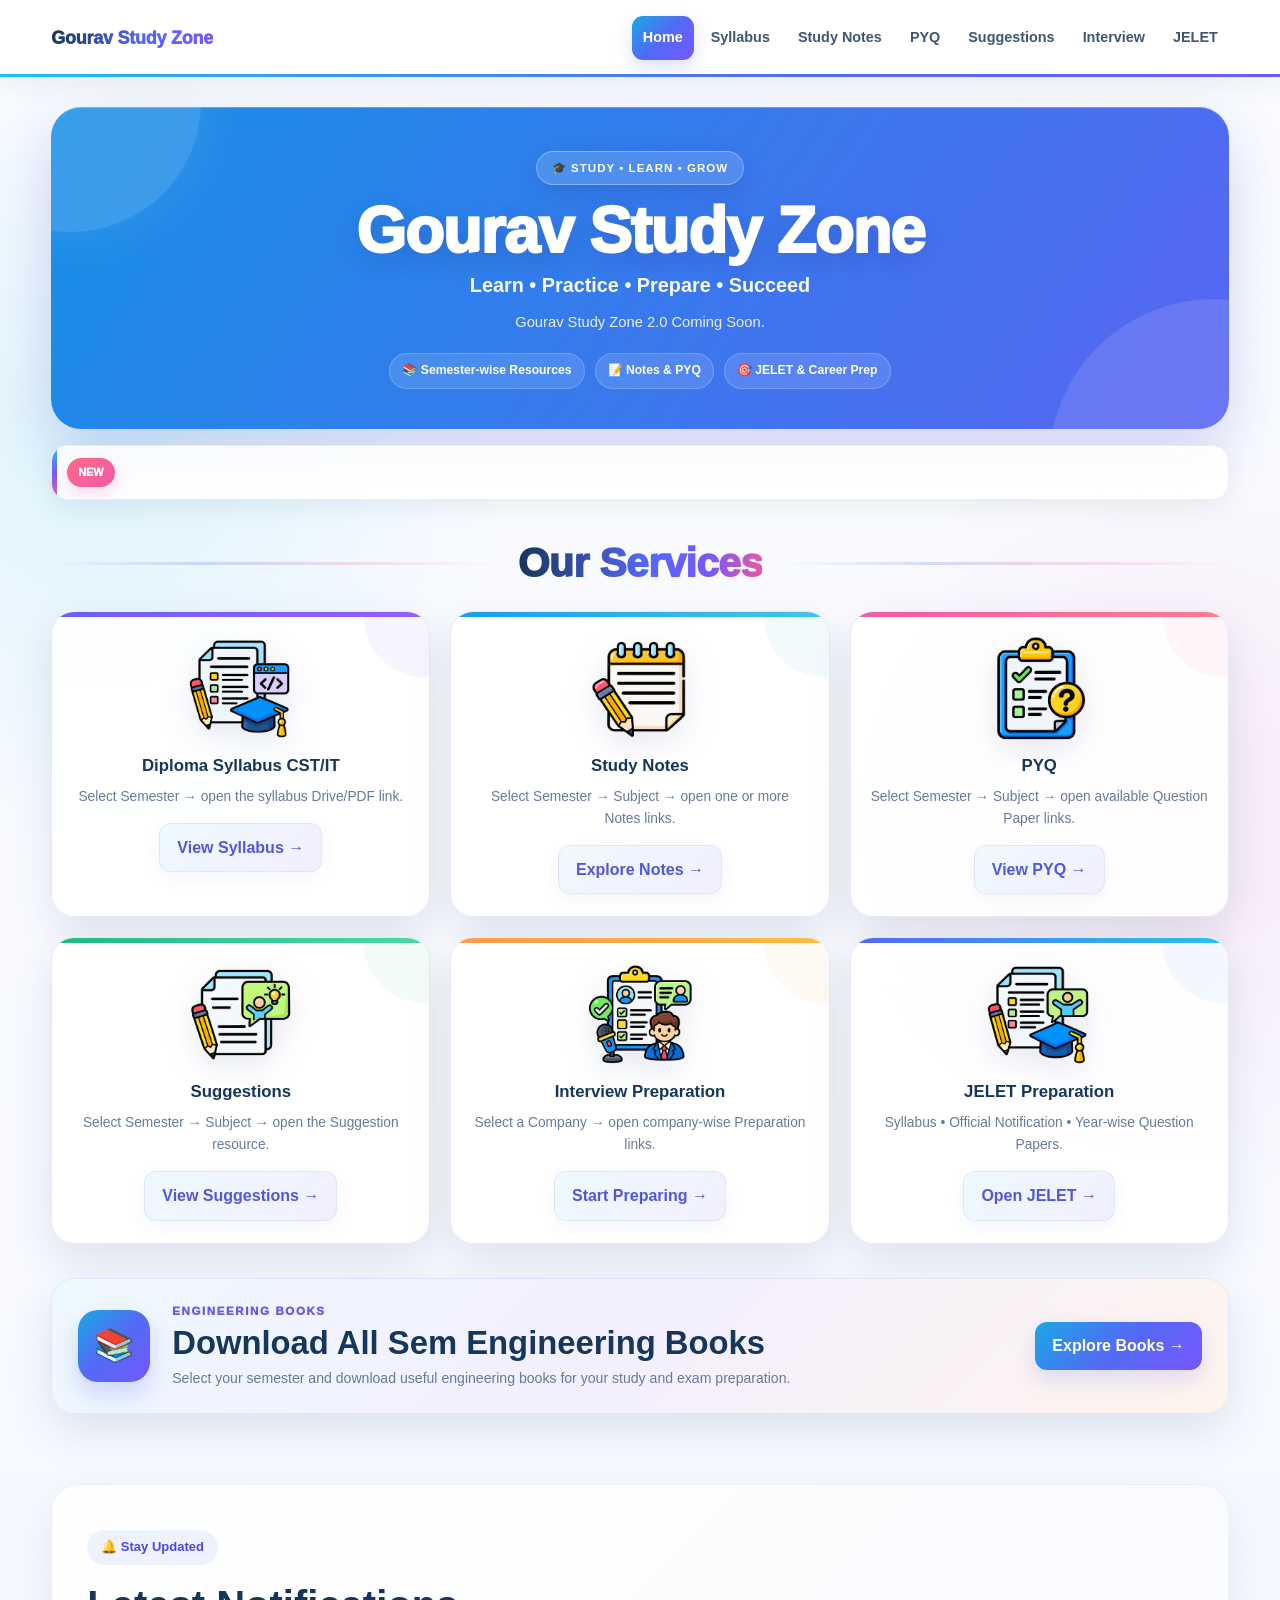
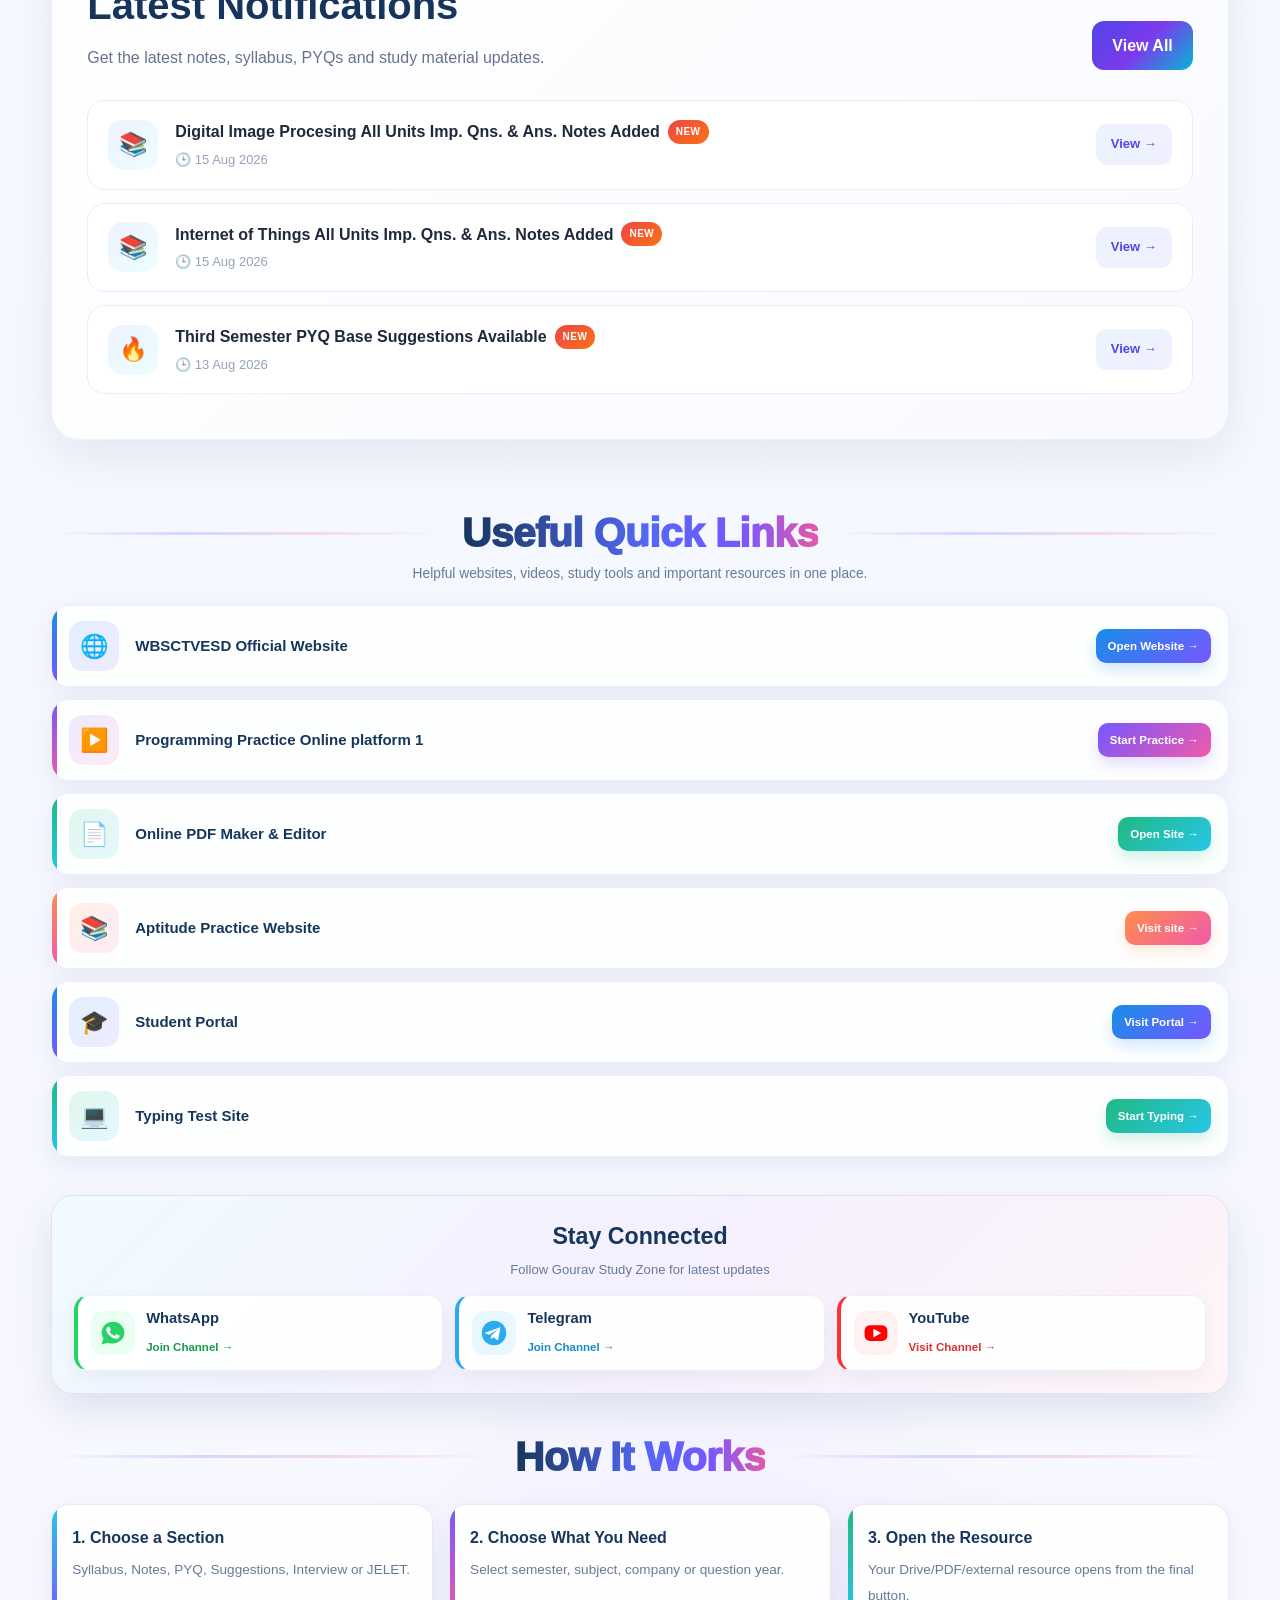
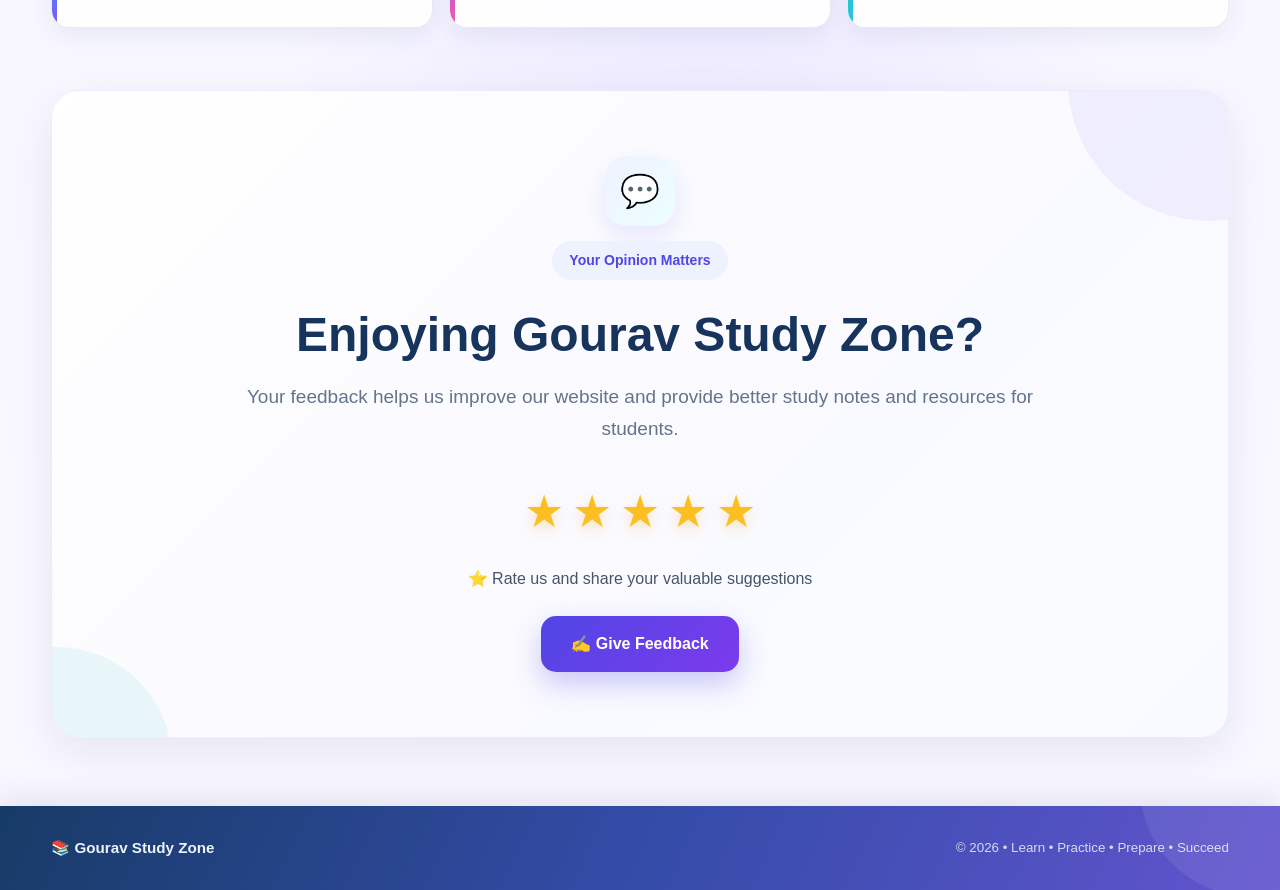
<file: index.html>
<!DOCTYPE html>
<html lang="en">
<head>
<meta charset="UTF-8">
<meta name="viewport" content="width=device-width,initial-scale=1">
<meta name="theme-color" content="#6d5dfc">
<title>Home | Gourav Study Zone</title>
<link rel="stylesheet" href="style.css">
</head>
<body>
<header class="site-header">
  <div class="container nav">
    <a class="brand" href="index.html"><span>Gourav Study Zone</span></a>
    <button class="menu-btn" aria-label="Open menu">☰</button>
    <nav class="nav-links"><a class="active" href="index.html">Home</a>
<a class="" href="syllabus.html">Syllabus</a>
<a class="" href="study-notes.html">Study Notes</a>
<a class="" href="pyq.html">PYQ</a>
<a class="" href="suggestions.html">Suggestions</a>
<a class="" href="interview.html">Interview</a>
<a class="" href="jelet.html">JELET</a></nav>
  </div>
</header>
<main class="container">

<section class="hero">
  <div class="hero-inner">
    <span class="hero-badge">🎓 STUDY • LEARN • GROW</span>
    <h1>Gourav Study Zone</h1>
    <p class="lead">Learn • Practice • Prepare • Succeed</p>
    <p class="desc"> Gourav Study Zone 2.0 Coming Soon.</p>
    <div class="hero-highlights">
      <span>📚 Semester-wise Resources</span>
      <span>📝 Notes & PYQ</span>
      <span>🎯 JELET & Career Prep</span>
    </div>

  </div>
</section>

<div class="notification">
  <span class="new-badge">NEW</span>
  <div class="ticker"><span data-notification></span></div>
</div>

<div class="section-heading"><h2>Our Services</h2></div>

<section class="services">
  <article class="service-card">
    <img class="service-icon" src="assets/icons/syllabus.png" alt="Diploma syllabus">
    <h3>Diploma Syllabus CST/IT</h3>
    <p>Select Semester → open the syllabus Drive/PDF link.</p>
    <a class="btn btn-soft" href="syllabus.html">View Syllabus →</a>
  </article>

  <article class="service-card">
    <img class="service-icon" src="assets/icons/notes.png" alt="Study notes">
    <h3>Study Notes</h3>
    <p>Select Semester → Subject → open one or more Notes links.</p>
    <a class="btn btn-soft" href="study-notes.html">Explore Notes →</a>
  </article>

  <article class="service-card">
    <img class="service-icon" src="assets/icons/pyq.png" alt="PYQ">
    <h3>PYQ</h3>
    <p>Select Semester → Subject → open available Question Paper links.</p>
    <a class="btn btn-soft" href="pyq.html">View PYQ →</a>
  </article>

  <article class="service-card">
    <img class="service-icon" src="assets/icons/suggestions.png" alt="Exam suggestions">
    <h3>Suggestions</h3>
    <p>Select Semester → Subject → open the Suggestion resource.</p>
    <a class="btn btn-soft" href="suggestions.html">View Suggestions →</a>
  </article>

  <article class="service-card">
    <img class="service-icon" src="assets/icons/interview.png" alt="Interview preparation">
    <h3>Interview Preparation</h3>
    <p>Select a Company → open company-wise Preparation links.</p>
    <a class="btn btn-soft" href="interview.html">Start Preparing →</a>
  </article>

  <article class="service-card">
    <img class="service-icon" src="assets/icons/jelet.png" alt="JELET preparation">
    <h3>JELET Preparation</h3>
    <p>Syllabus • Official Notification • Year-wise Question Papers.</p>
    <a class="btn btn-soft" href="jelet.html">Open JELET →</a>
  </article>
</section>

  <!-- =========================================
     ENGINEERING BOOKS SECTION
========================================= -->

<section class="books-home-section">

  <div class="books-home-icon">📚</div>

  <div class="books-home-content">
    <span class="books-small-title">ENGINEERING BOOKS</span>

    <h2>Download All Sem Engineering Books</h2>

    <p>
      Select your semester and download useful engineering books
      for your study and exam preparation.
    </p>
  </div>

  <a class="books-home-btn" href="books.html">
    Explore Books →
  </a>

</section>

<!-- =========================================
     LATEST NOTIFICATIONS SECTION
========================================= -->

<section class="gsz-notification-section">

    <div class="gsz-notification-container">

        <!-- Header -->

        <div class="gsz-notification-header">

            <div>

                <span class="gsz-notification-label">
                    🔔 Stay Updated
                </span>

                <h2>
                    Latest Notifications
                </h2>

                <p>
                    Get the latest notes, syllabus, PYQs
                    and study material updates.
                </p>

            </div>


            <button
                class="gsz-view-all-btn"
                id="gszViewAllNotifications"
                type="button"
            >
                View All
            </button>

        </div>


        <!-- Notifications -->

        <div
            class="gsz-notification-list"
            id="gszNotificationList"
        >
        </div>


        <!-- Empty Message -->

        <div
            class="gsz-no-notification"
            id="gszNoNotification"
        >
            🔔 No notifications available.
        </div>

    </div>

</section>

<!-- =========================================
     USEFUL QUICK LINKS
========================================= -->

<div class="section-heading quick-links-heading">
  <h2>Useful Quick Links</h2>
</div>

<p class="quick-links-subtitle">
  Helpful websites, videos, study tools and important resources in one place.
</p>

<section class="quick-links-grid">

  <a class="quick-link-card" href="https://sctvesd.wb.gov.in/" target="_blank" rel="noopener noreferrer">
    <span class="quick-link-icon">🌐</span>
    <div>
      <h3>WBSCTVESD Official Website </h3>
      <p>Open Website →</p>
    </div>
  </a>

  <a class="quick-link-card" href="https://www.onlinegdb.com/" target="_blank" rel="noopener noreferrer">
    <span class="quick-link-icon">▶️</span>
    <div>
      <h3>Programming Practice Online platform 1</h3>
      <p>Start Practice →</p>
    </div>
  </a>

  <a class="quick-link-card" href="https://www.ilovepdf.com/" target="_blank" rel="noopener noreferrer">
    <span class="quick-link-icon">📄</span>
    <div>
      <h3>Online PDF Maker & Editor</h3>
      <p>Open Site →</p>
    </div>
  </a>

  <a class="quick-link-card" href="https://www.indiabix.com/" target="_blank" rel="noopener noreferrer">
    <span class="quick-link-icon">📚</span>
    <div>
      <h3>Aptitude Practice Website </h3>
      <p>Visit site →</p>
    </div>
  </a>

  <a class="quick-link-card" href="https://sctedved.wb.gov.in/emp/login" target="_blank" rel="noopener noreferrer">
    <span class="quick-link-icon">🎓</span>
    <div>
      <h3>Student Portal</h3>
      <p>Visit Portal →</p>
    </div>
  </a>


  <a class="quick-link-card" href="https://www.typing.com/" target="_blank" rel="noopener noreferrer">
    <span class="quick-link-icon">💻</span>
    <div>
      <h3>Typing Test Site</h3>
      <p>Start Typing →</p>
    </div>
  </a>


</section>

<!-- =========================
     SOCIAL MEDIA
========================= -->

<section class="compact-social">

  <div class="compact-social-title">
    <h2>Stay Connected</h2>
    <p>Follow Gourav Study Zone for latest updates</p>
  </div>

  <div class="compact-social-grid">

    <!-- WhatsApp -->
    <a
      class="compact-social-card whatsapp-card"
      href="https://whatsapp.com/channel/0029VbCXHK9BlHpl02dTrw2X"
      target="_blank"
      rel="noopener noreferrer">

      <div class="compact-icon whatsapp-icon">
        <svg viewBox="0 0 32 32">
          <path
            fill="#25D366"
            d="M16 3C8.83 3 3 8.59 3 15.47c0 2.39.71 4.73 2.06 6.73L3 29l7.03-1.96A13.4 13.4 0 0016 28c7.17 0 13-5.59 13-12.53S23.17 3 16 3z"/>
          <path
            fill="white"
            d="M22.77 18.62c-.37-.18-2.18-1.04-2.52-1.16-.34-.12-.59-.18-.84.18-.25.36-.97 1.16-1.19 1.4-.22.24-.43.27-.81.09-2.2-1.06-3.65-1.89-5.11-4.29-.39-.65.39-.6 1.1-2 .12-.24.06-.45-.03-.63-.09-.18-.84-1.95-1.15-2.67-.3-.72-.61-.62-.84-.63h-.72c-.25 0-.65.09-.99.45-.34.36-1.31 1.25-1.31 3.04 0 1.79 1.34 3.52 1.52 3.76.19.24 2.63 3.9 6.38 5.47.89.37 1.59.59 2.13.75.89.27 1.71.23 2.35.14.72-.1 2.18-.87 2.49-1.71.31-.84.31-1.56.22-1.71-.09-.15-.34-.24-.71-.42z"/>
        </svg>
      </div>

      <div class="compact-social-info">
        <h3>WhatsApp</h3>
        <span>Join Channel →</span>
      </div>

    </a>


    <!-- Telegram -->
    <a
      class="compact-social-card telegram-card"
      href="https://t.me/+R5hBGUel7q0bHNht"
      target="_blank"
      rel="noopener noreferrer">

      <div class="compact-icon telegram-icon">
        <svg viewBox="0 0 32 32">
          <circle cx="16" cy="16" r="14" fill="#2AABEE"/>
          <path
            fill="white"
            d="M23.5 9.5L20.8 23c-.2.95-.75 1.18-1.52.73l-4.1-2.93-1.98 1.85c-.22.21-.4.38-.82.38l.29-4.03 7.54-6.59c.33-.28-.07-.44-.51-.16l-9.32 5.66-4.01-1.21c-.87-.27-.89-.84.18-1.24l15.67-5.85c.73-.26 1.36.17 1.28.89z"/>
        </svg>
      </div>

      <div class="compact-social-info">
        <h3>Telegram</h3>
        <span>Join Channel →</span>
      </div>

    </a>


    <!-- YouTube -->
    <a
      class="compact-social-card youtube-card"
      href="https://youtube.com/@gouravstudyzone"
      target="_blank"
      rel="noopener noreferrer">

      <div class="compact-icon youtube-icon">
        <svg viewBox="0 0 32 32">
          <rect x="3" y="7" width="26" height="18" rx="6" fill="#FF0000"/>
          <polygon points="13,11 22,16 13,21" fill="white"/>
        </svg>
      </div>

      <div class="compact-social-info">
        <h3>YouTube</h3>
        <span>Visit Channel →</span>
      </div>

    </a>

  </div>

</section>

<div class="section-heading"><h2>How It Works</h2></div>
<section class="how">
  <div class="how-card"><strong>1. Choose a Section</strong><span>Syllabus, Notes, PYQ, Suggestions, Interview or JELET.</span></div>
  <div class="how-card"><strong>2. Choose What You Need</strong><span>Select semester, subject, company or question year.</span></div>
  <div class="how-card"><strong>3. Open the Resource</strong><span>Your Drive/PDF/external resource opens from the final button.</span></div>
</section>



<!-- =================================================
     GOURAV STUDY ZONE - WEBSITE REVIEW SECTION
================================================= -->

<section class="gsz-review-section">

    <div class="gsz-review-card">

        <!-- Review Icon -->
        <div class="gsz-review-icon">
            💬
        </div>


        <!-- Small Badge -->
        <span class="gsz-review-badge">
            Your Opinion Matters
        </span>


        <!-- Heading -->
        <h2>
            Enjoying Gourav Study Zone?
        </h2>


        <!-- Description -->
        <p class="gsz-review-description">
            Your feedback helps us improve our website and provide
            better study notes and resources for students.
        </p>


        <!-- Animated Stars -->
        <div class="gsz-stars" aria-label="5 Star Rating">

            <span>★</span>
            <span>★</span>
            <span>★</span>
            <span>★</span>
            <span>★</span>

        </div>


        <!-- Small Text -->
        <p class="gsz-small-text">
            ⭐ Rate us and share your valuable suggestions
        </p>


        <!-- Feedback Button -->
        <button
            type="button"
            class="gsz-feedback-btn"
            id="gszOpenFeedback"
        >
            ✍️ Give Feedback
        </button>

    </div>

</section>

<!-- =================================================
     GOOGLE FORM FEEDBACK POPUP
================================================= -->

<div
    class="gsz-modal"
    id="gszFeedbackModal"
    aria-hidden="true"
>

    <!-- Dark Background -->
    <div
        class="gsz-modal-overlay"
        id="gszModalOverlay"
    ></div>


    <!-- Popup Box -->
    <div
        class="gsz-modal-box"
        role="dialog"
        aria-modal="true"
        aria-labelledby="gszModalTitle"
    >


        <!-- Popup Header -->
        <div class="gsz-modal-header">

            <div>

                <span class="gsz-modal-label">
                    ⭐ Website Review
                </span>

                <h3 id="gszModalTitle">
                    Share Your Feedback
                </h3>

            </div>


            <!-- Close Button -->
            <button
                type="button"
                class="gsz-close-btn"
                id="gszCloseFeedback"
                aria-label="Close Feedback Form"
            >
                ×
            </button>

        </div>


        <!-- Google Form -->
        <div class="gsz-form-wrapper">

            <iframe
                src="https://docs.google.com/forms/d/e/1FAIpQLSeH325P98_yTpgmYjR6-9ZiyP5BVNeWKZD_a8o0S6agATGmDA/viewform?embedded=true"
                title="Gourav Study Zone Website Feedback Form"
                loading="lazy"
            >
                Loading…
            </iframe>

        </div>

    </div>

</div>

</main>
<footer class="site-footer">
  <div class="container footer-inner">
    <strong>📚 Gourav Study Zone</strong>
    <small>© <span data-year></span> • Learn • Practice • Prepare • Succeed</small>
  </div>
</footer>
<script src="data.js"></script>
<script src="script.js"></script>

</body>
</html>
</file>
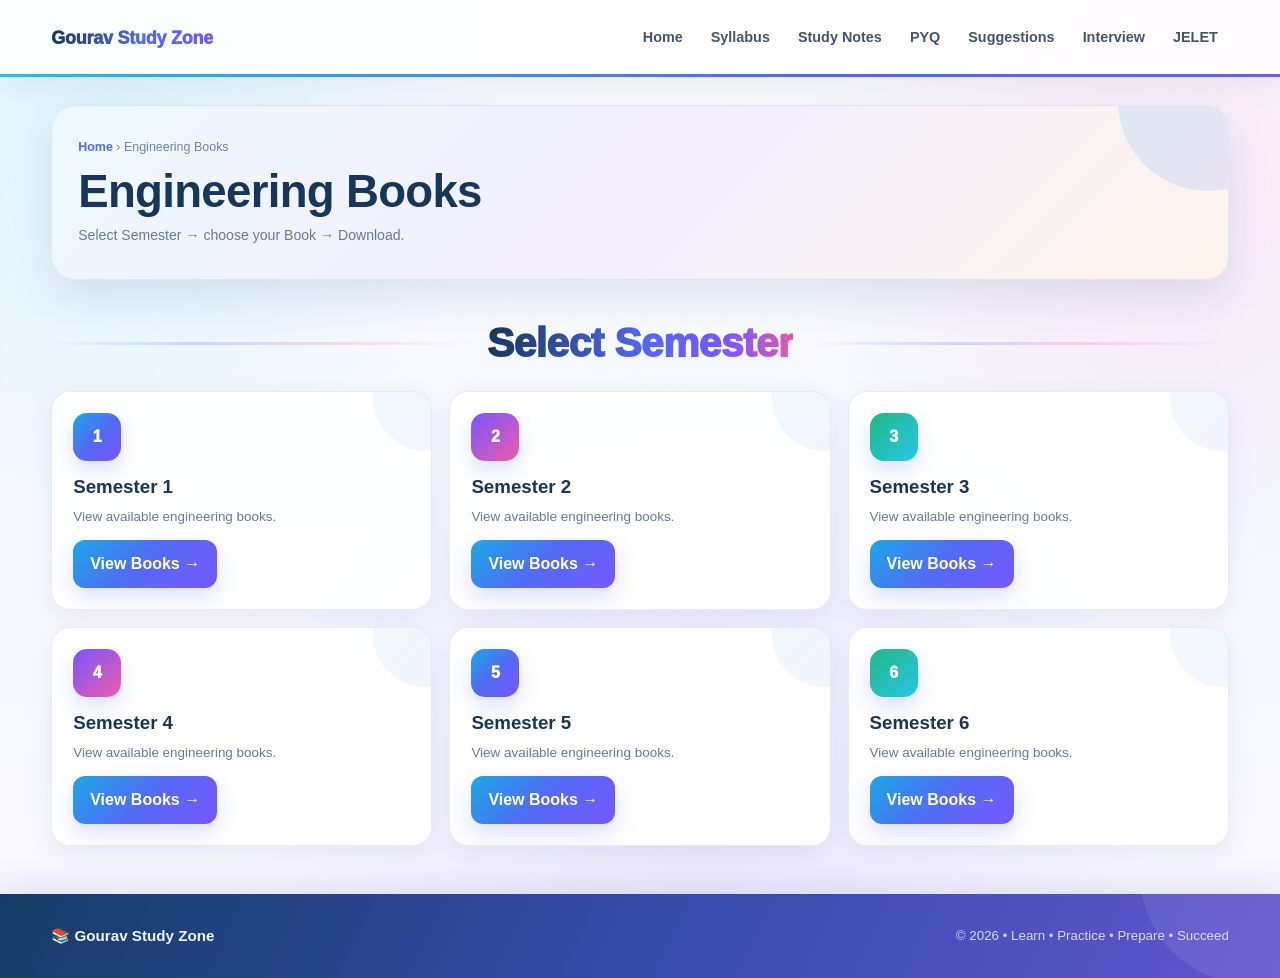
<file: books.html>
<!DOCTYPE html>

<html lang="en">

<head>

<meta charset="UTF-8">

<meta
  name="viewport"
  content="width=device-width,initial-scale=1">

<meta
  name="theme-color"
  content="#121922">

<title>
Engineering Books | Gourav Study Zone
</title>

<link
  rel="stylesheet"
  href="style.css">

</head>


<body>


<!-- =========================
     HEADER
========================= -->

<header class="site-header">

  <div class="container nav">

    <a
      class="brand"
      href="index.html">

      

      <span>
        Gourav Study Zone
      </span>

    </a>


    <button
      class="menu-btn"
      aria-label="Open menu">

      ☰

    </button>


    <nav class="nav-links">

      <a href="index.html">
        Home
      </a>

      <a href="syllabus.html">
        Syllabus
      </a>

      <a href="study-notes.html">
        Study Notes
      </a>

      <a href="pyq.html">
        PYQ
      </a>

      <a href="suggestions.html">
        Suggestions
      </a>

      <a href="interview.html">
        Interview
      </a>

      <a href="jelet.html">
        JELET
      </a>

    </nav>

  </div>

</header>



<!-- =========================
     MAIN
========================= -->

<main class="container">


<section class="page-hero">

  <div class="crumbs">

    <a href="index.html">
      Home
    </a>

    › Engineering Books

  </div>


  <h1 id="booksTitle">
    Engineering Books
  </h1>


  <p>
    Select Semester → choose your Book → Download.
  </p>

</section>



<!-- Back Button -->

<div
  id="booksBack"
  class="toolbar hidden">

  <a
    class="btn btn-soft"
    href="books.html">

    ← Change Semester

  </a>

</div>



<!-- Section Heading -->

<div class="section-heading">

  <h2 id="booksHeading">
    Select Semester
  </h2>

</div>



<!-- Semester Grid -->

<section
  id="booksSemesterGrid"
  class="semester-grid">

</section>



<!-- Books Grid -->

<section
  id="booksGrid"
  class="resource-grid hidden">

</section>


</main>



<!-- =========================
     FOOTER
========================= -->

<footer class="site-footer">

  <div class="container footer-inner">

    <strong>
      📚 Gourav Study Zone
    </strong>

    <small>
      © <span data-year></span>
      • Learn • Practice • Prepare • Succeed
    </small>

  </div>

</footer>



<script src="data.js"></script>

<script src="script.js"></script>


<script>

/* ==================================================
   ENGINEERING BOOKS PAGE
================================================== */

const booksParams =
  new URLSearchParams(window.location.search);

const booksSemester =
  booksParams.get("sem");


const semesterGrid =
  document.getElementById("booksSemesterGrid");

const booksGrid =
  document.getElementById("booksGrid");

const booksTitle =
  document.getElementById("booksTitle");

const booksHeading =
  document.getElementById("booksHeading");

const booksBack =
  document.getElementById("booksBack");



/* =========================
   SHOW SEMESTERS
========================= */

if(!booksSemester){

  semesterGrid.innerHTML =

    [1,2,3,4,5,6]

    .map(sem => `

      <article class="semester-card">

        <div class="semester-number">
          ${sem}
        </div>

        <h3>
          Semester ${sem}
        </h3>

        <p>
          View available engineering books.
        </p>

        <a
          class="btn btn-blue"
          href="books.html?sem=${sem}">

          View Books →

        </a>

      </article>

    `)

    .join("");

}



/* =========================
   SHOW BOOKS
========================= */

else{

  const semesterBooks =
    SITE_DATA.books?.[booksSemester] || [];


  booksTitle.textContent =
    `Engineering Books — Semester ${booksSemester}`;


  booksHeading.textContent =
    `Semester ${booksSemester} Books`;


  semesterGrid.classList.add("hidden");

  booksGrid.classList.remove("hidden");

  booksBack.classList.remove("hidden");


  if(!semesterBooks.length){

    booksGrid.innerHTML = `

      <div class="empty">

        Books will be added soon.

      </div>

    `;

  }

  else{

    booksGrid.innerHTML =

      semesterBooks

      .map(book => {

        const hasLink =
          book.url &&
          book.url !== "#";


        return `

          <article class="resource-card book-card">

            <div class="book-card-top">

              <div class="book-icon">
                📘
              </div>

              <div>

                <h3>
                  ${book.name}
                </h3>

                <div class="meta">
                  ${book.author || "Engineering Book"}
                </div>

              </div>

            </div>


            ${
              hasLink

              ?

              `

              <a
                class="btn btn-blue book-download"
                href="${book.url}"
                target="_blank"
                rel="noopener noreferrer">

                ⬇ Download Book

              </a>

              `

              :

              `

              <span
                class="btn book-disabled">

                Book Coming Soon

              </span>

              `
            }

          </article>

        `;

      })

      .join("");

  }

}

</script>


</body>

</html>
</file>
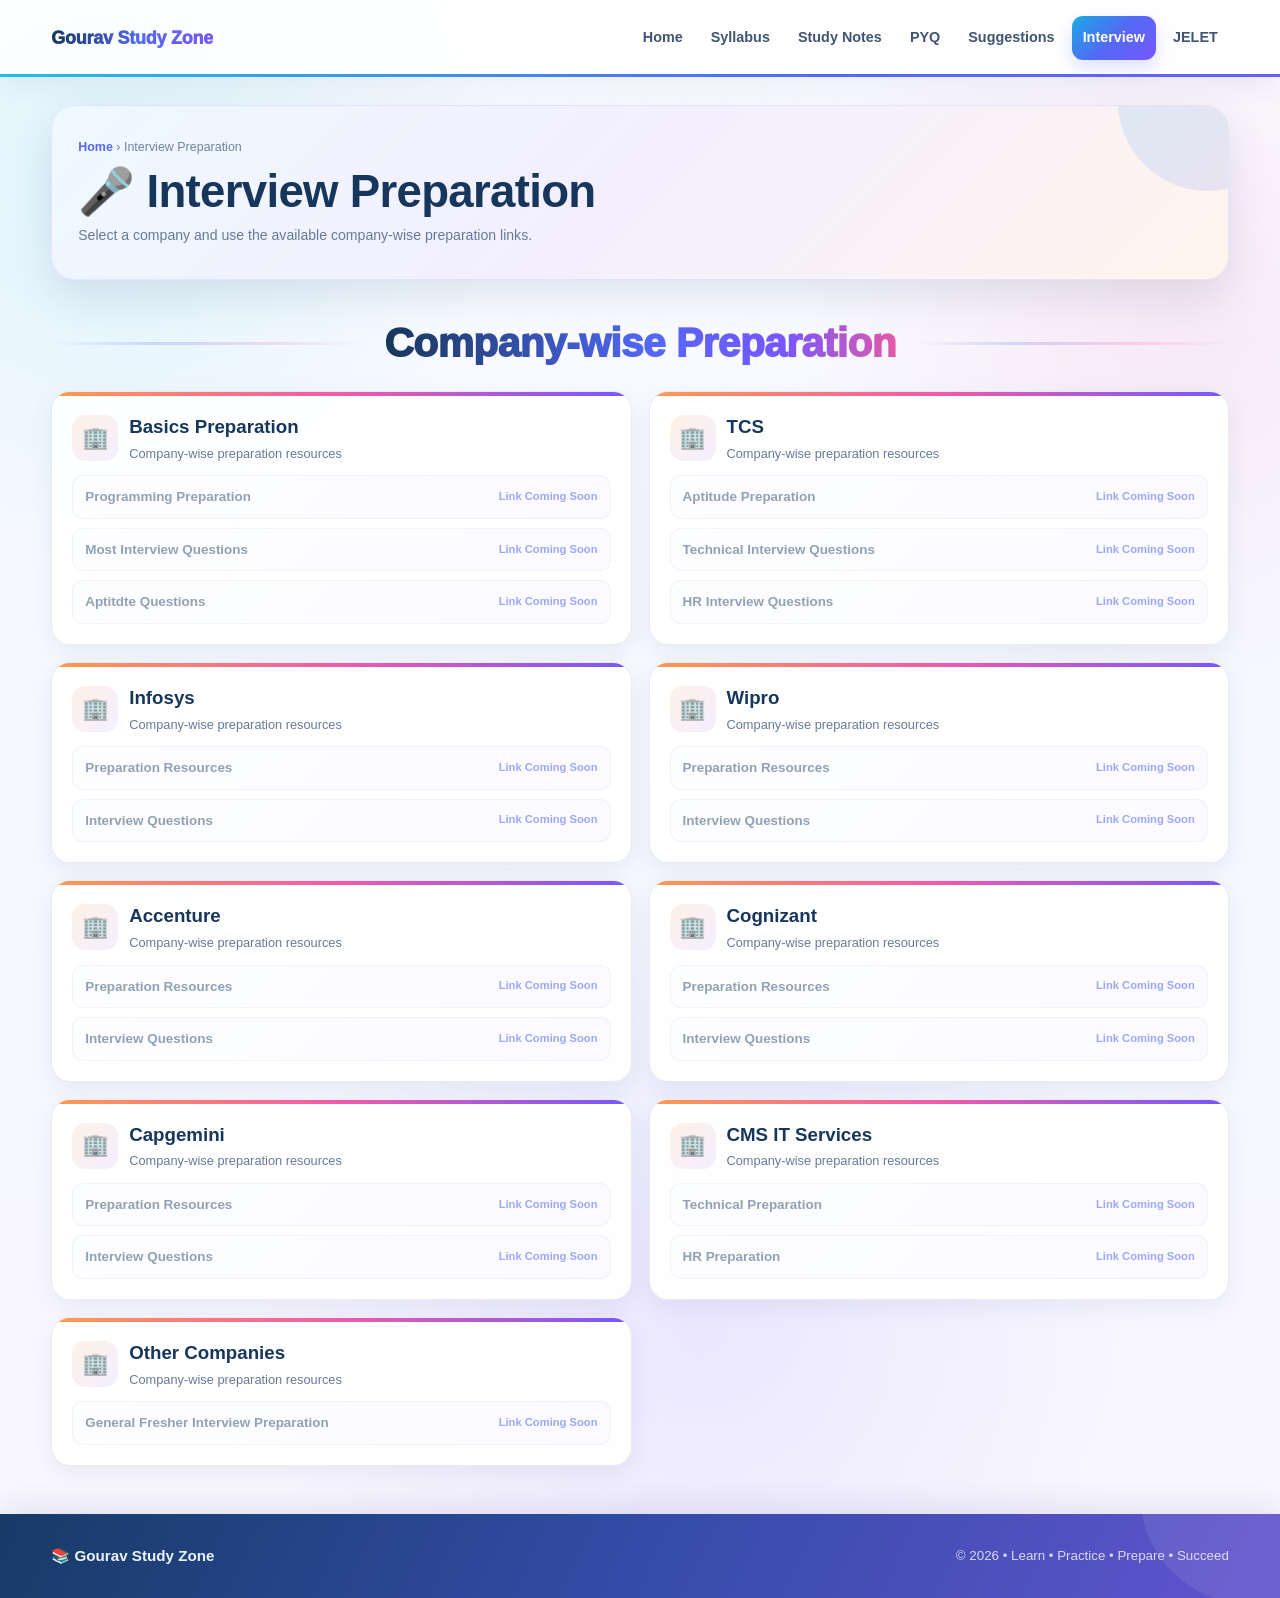
<file: interview.html>
<!DOCTYPE html>
<html lang="en">
<head>
<meta charset="UTF-8">
<meta name="viewport" content="width=device-width,initial-scale=1">
<meta name="theme-color" content="#6d5dfc">
<title>Interview Preparation | Gourav Study Zone</title>
<link rel="stylesheet" href="style.css">
</head>
<body>
<header class="site-header">
  <div class="container nav">
    <a class="brand" href="index.html"><span>Gourav Study Zone</span></a>
    <button class="menu-btn" aria-label="Open menu">☰</button>
    <nav class="nav-links"><a class="" href="index.html">Home</a>
<a class="" href="syllabus.html">Syllabus</a>
<a class="" href="study-notes.html">Study Notes</a>
<a class="" href="pyq.html">PYQ</a>
<a class="" href="suggestions.html">Suggestions</a>
<a class="active" href="interview.html">Interview</a>
<a class="" href="jelet.html">JELET</a></nav>
  </div>
</header>
<main class="container">

<section class="page-hero">
  <div class="crumbs"><a href="index.html">Home</a> › Interview Preparation</div>
  <h1>🎤 Interview Preparation</h1>
  <p>Select a company and use the available company-wise preparation links.</p>
</section>

<div class="section-heading"><h2>Company-wise Preparation</h2></div>
<section class="company-grid" id="companyGrid"></section>

</main>
<footer class="site-footer">
  <div class="container footer-inner">
    <strong>📚 Gourav Study Zone</strong>
    <small>© <span data-year></span> • Learn • Practice • Prepare • Succeed</small>
  </div>
</footer>
<script src="data.js"></script>
<script src="script.js"></script>
<script>renderInterview();</script>
</body>
</html>
</file>
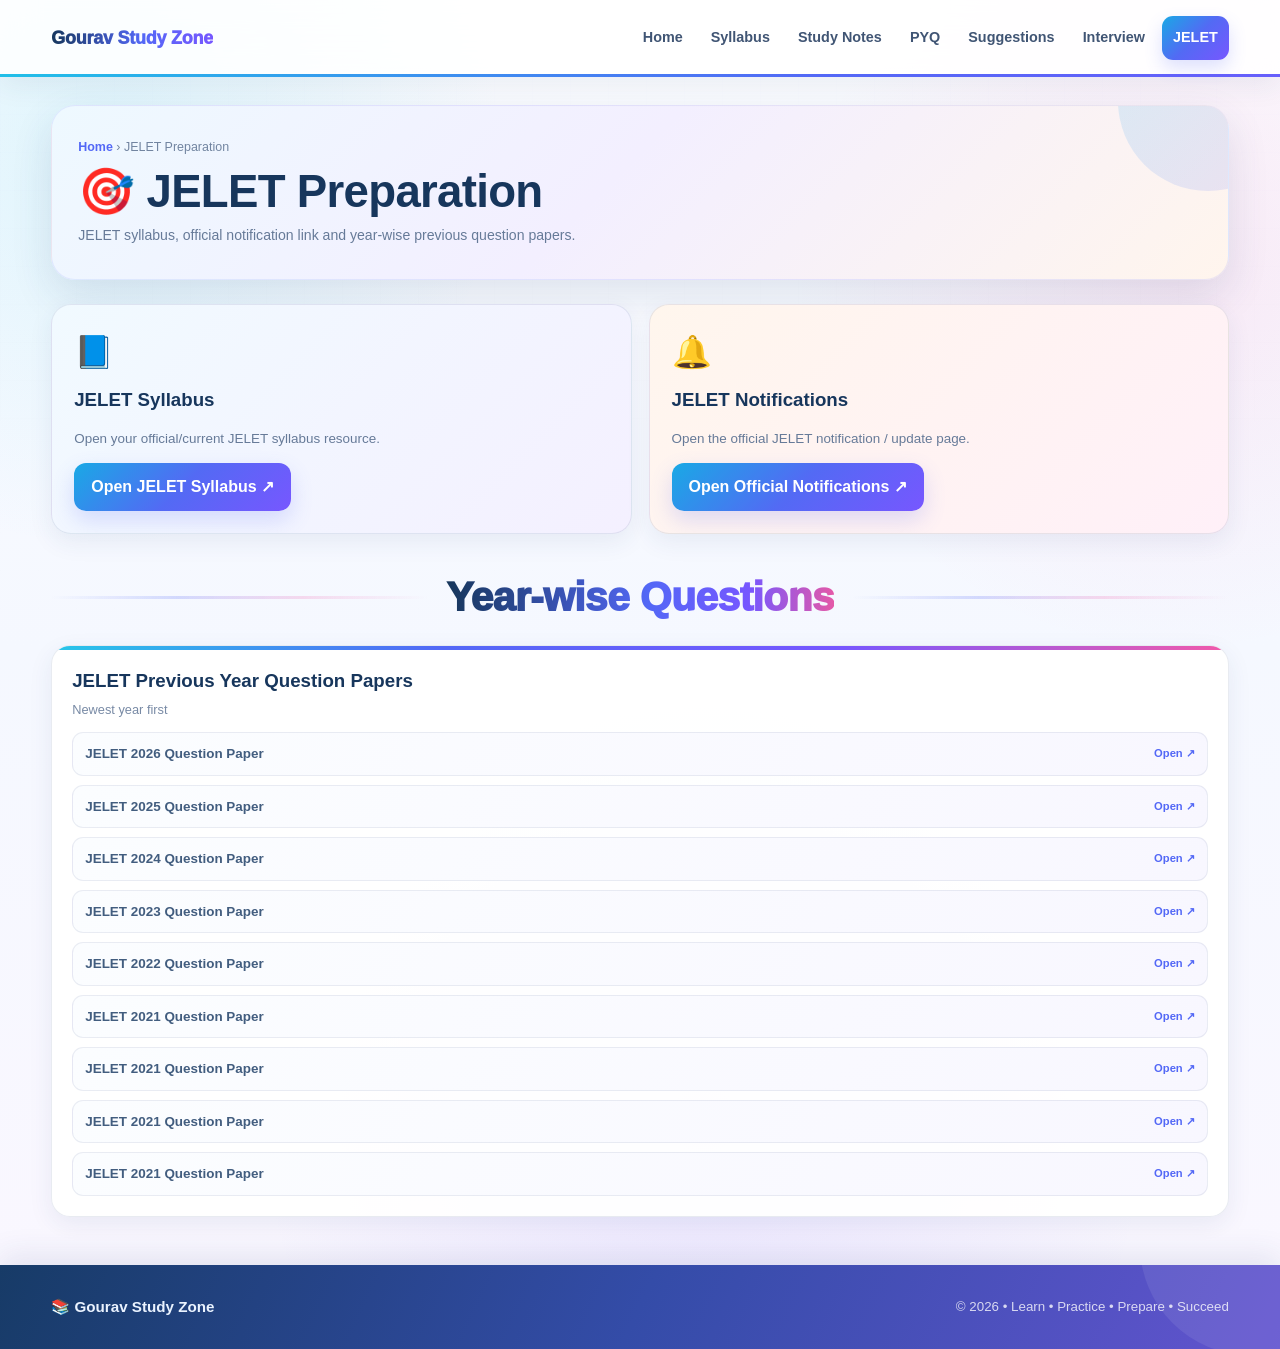
<file: jelet.html>
<!DOCTYPE html>
<html lang="en">
<head>
<meta charset="UTF-8">
<meta name="viewport" content="width=device-width,initial-scale=1">
<meta name="theme-color" content="#6d5dfc">
<title>JELET Preparation | Gourav Study Zone</title>
<link rel="stylesheet" href="style.css">
</head>
<body>
<header class="site-header">
  <div class="container nav">
    <a class="brand" href="index.html"><span>Gourav Study Zone</span></a>
    <button class="menu-btn" aria-label="Open menu">☰</button>
    <nav class="nav-links"><a class="" href="index.html">Home</a>
<a class="" href="syllabus.html">Syllabus</a>
<a class="" href="study-notes.html">Study Notes</a>
<a class="" href="pyq.html">PYQ</a>
<a class="" href="suggestions.html">Suggestions</a>
<a class="" href="interview.html">Interview</a>
<a class="active" href="jelet.html">JELET</a></nav>
  </div>
</header>
<main class="container">

<section class="page-hero">
  <div class="crumbs"><a href="index.html">Home</a> › JELET Preparation</div>
  <h1>🎯 JELET Preparation</h1>
  <p>JELET syllabus, official notification link and year-wise previous question papers.</p>
</section>

<section class="jelet-top">
  <article class="jelet-feature">
    <div class="big-icon">📘</div>
    <h3>JELET Syllabus</h3>
    <p>Open your official/current JELET syllabus resource.</p>
    <div id="jeletSyllabus"></div>
  </article>

  <article class="jelet-feature">
    <div class="big-icon">🔔</div>
    <h3>JELET Notifications</h3>
    <p>Open the official JELET notification / update page.</p>
    <div id="jeletNotification"></div>
  </article>
</section>

<div class="section-heading"><h2>Year-wise Questions</h2></div>
<article class="resource-card">
  <h3>JELET Previous Year Question Papers</h3>
  <div class="meta">Newest year first</div>
  <div class="link-list" id="jeletQuestions"></div>
</article>

</main>
<footer class="site-footer">
  <div class="container footer-inner">
    <strong>📚 Gourav Study Zone</strong>
    <small>© <span data-year></span> • Learn • Practice • Prepare • Succeed</small>
  </div>
</footer>
<script src="data.js"></script>
<script src="script.js"></script>
<script>renderJELET();</script>
</body>
</html>
</file>
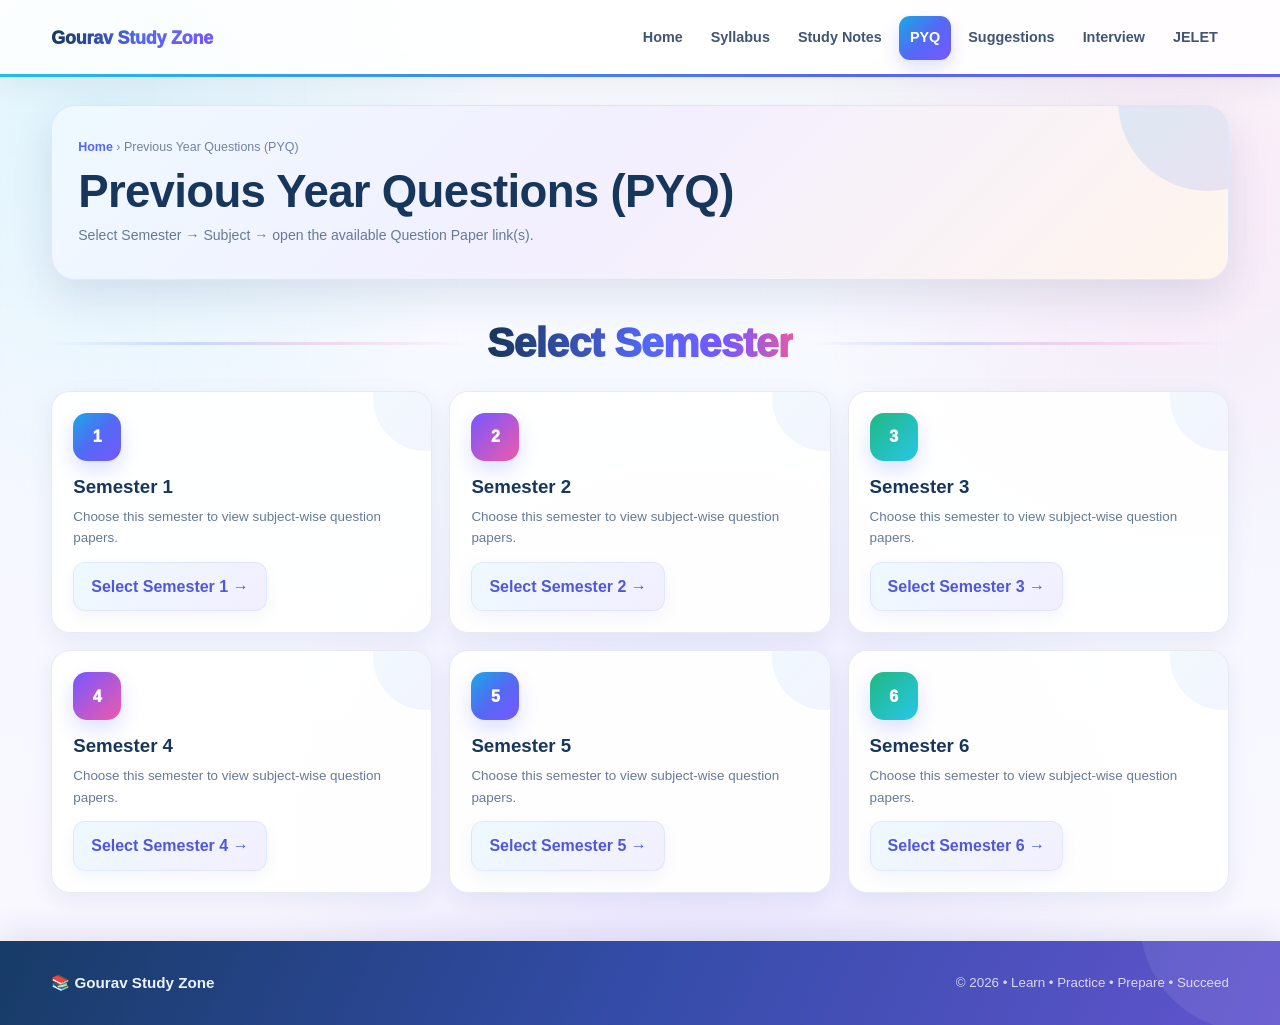
<file: pyq.html>
<!DOCTYPE html>
<html lang="en">
<head>
<meta charset="UTF-8">
<meta name="viewport" content="width=device-width,initial-scale=1">
<meta name="theme-color" content="#6d5dfc">
<title>Previous Year Questions (PYQ) | Gourav Study Zone</title>
<link rel="stylesheet" href="style.css">
</head>
<body>
<header class="site-header">
  <div class="container nav">
    <a class="brand" href="index.html"><span>Gourav Study Zone</span></a>
    <button class="menu-btn" aria-label="Open menu">☰</button>
    <nav class="nav-links"><a class="" href="index.html">Home</a>
<a class="" href="syllabus.html">Syllabus</a>
<a class="" href="study-notes.html">Study Notes</a>
<a class="active" href="pyq.html">PYQ</a>
<a class="" href="suggestions.html">Suggestions</a>
<a class="" href="interview.html">Interview</a>
<a class="" href="jelet.html">JELET</a></nav>
  </div>
</header>
<main class="container">

<section class="page-hero">
  <div class="crumbs"><a href="index.html">Home</a> › Previous Year Questions (PYQ)</div>
  <h1 id="dynamicTitle">Previous Year Questions (PYQ)</h1>
  <p>Select Semester → Subject → open the available Question Paper link(s).</p>
</section>

<div id="semesterSelector">
  <div class="section-heading"><h2>Select Semester</h2></div>
  <section class="semester-grid" id="semesterGrid"></section>
</div>

<a id="backToSemesters" class="btn btn-soft hidden" href="pyq.html">← Change Semester</a>

<div id="resourceArea" class="hidden">
  <div class="section-heading"><h2>Subjects & Resources</h2></div>
  <div class="toolbar">
    <input id="resourceSearch" class="search hidden" type="search" placeholder="Search subject...">
  </div>
  <section class="resource-grid" id="resourceGrid"></section>
</div>

</main>
<footer class="site-footer">
  <div class="container footer-inner">
    <strong>📚 Gourav Study Zone</strong>
    <small>© <span data-year></span> • Learn • Practice • Prepare • Succeed</small>
  </div>
</footer>
<script src="data.js"></script>
<script src="script.js"></script>
<script>
renderSemesterSelector("semesterGrid","pyq.html","Choose this semester to view subject-wise question papers.");
renderSubjectResources("pyq","Previous Year Questions (PYQ)");
</script>
</body>
</html>
</file>
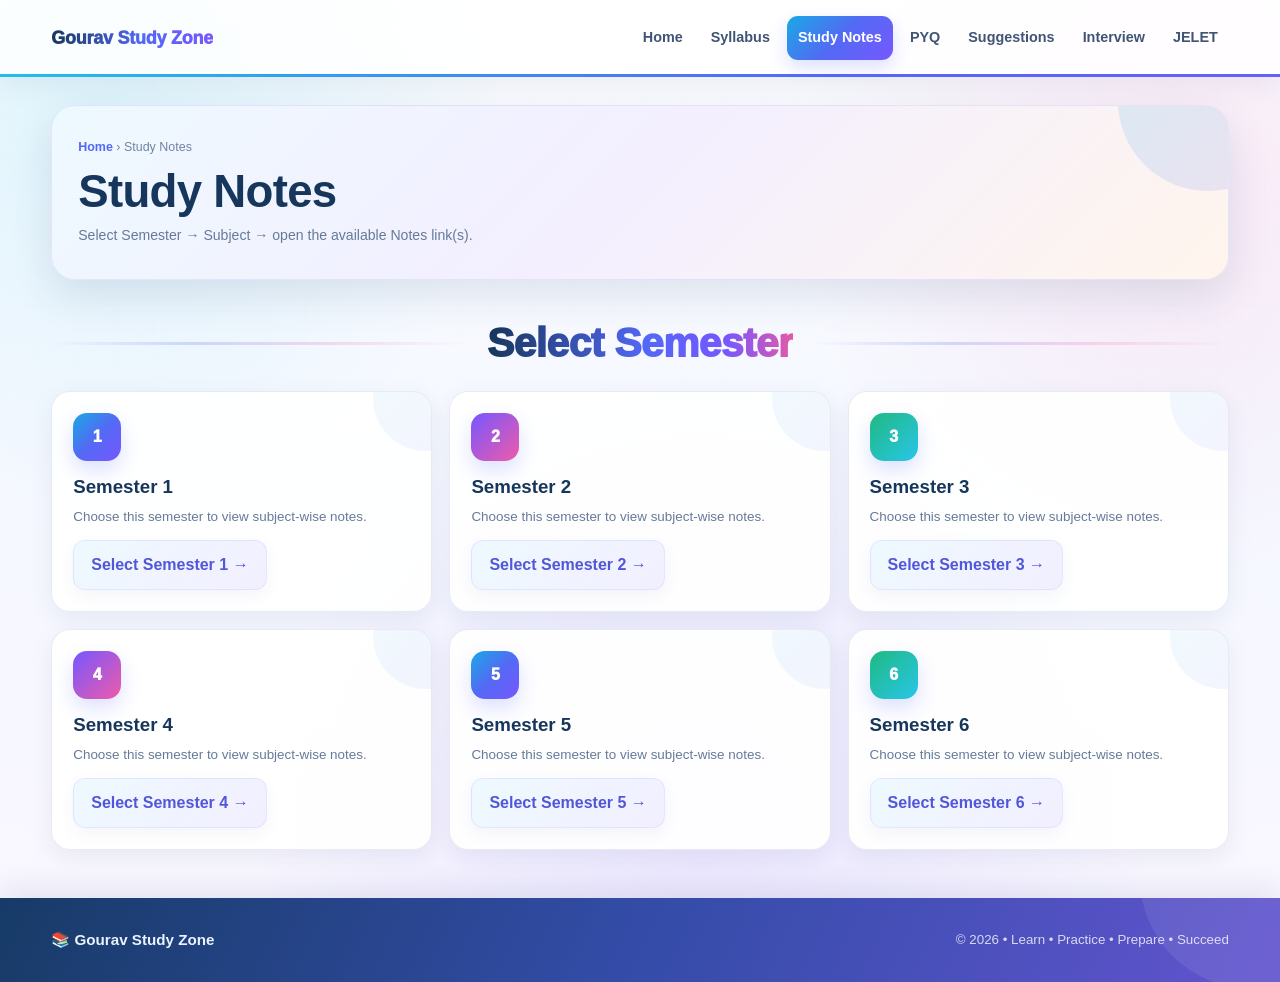
<file: study-notes.html>
<!DOCTYPE html>
<html lang="en">
<head>
<meta charset="UTF-8">
<meta name="viewport" content="width=device-width,initial-scale=1">
<meta name="theme-color" content="#6d5dfc">
<title>Study Notes | Gourav Study Zone</title>
<link rel="stylesheet" href="style.css">
</head>
<body>
<header class="site-header">
  <div class="container nav">
    <a class="brand" href="index.html"><span>Gourav Study Zone</span></a>
    <button class="menu-btn" aria-label="Open menu">☰</button>
    <nav class="nav-links"><a class="" href="index.html">Home</a>
<a class="" href="syllabus.html">Syllabus</a>
<a class="active" href="study-notes.html">Study Notes</a>
<a class="" href="pyq.html">PYQ</a>
<a class="" href="suggestions.html">Suggestions</a>
<a class="" href="interview.html">Interview</a>
<a class="" href="jelet.html">JELET</a></nav>
  </div>
</header>
<main class="container">

<section class="page-hero">
  <div class="crumbs"><a href="index.html">Home</a> › Study Notes</div>
  <h1 id="dynamicTitle">Study Notes</h1>
  <p>Select Semester → Subject → open the available Notes link(s).</p>
</section>

<div id="semesterSelector">
  <div class="section-heading"><h2>Select Semester</h2></div>
  <section class="semester-grid" id="semesterGrid"></section>
</div>

<a id="backToSemesters" class="btn btn-soft hidden" href="study-notes.html">← Change Semester</a>

<div id="resourceArea" class="hidden">
  <div class="section-heading"><h2>Subjects & Resources</h2></div>
  <div class="toolbar">
    <input id="resourceSearch" class="search hidden" type="search" placeholder="Search subject...">
  </div>
  <section class="resource-grid" id="resourceGrid"></section>
</div>

</main>
<footer class="site-footer">
  <div class="container footer-inner">
    <strong>📚 Gourav Study Zone</strong>
    <small>© <span data-year></span> • Learn • Practice • Prepare • Succeed</small>
  </div>
</footer>
<script src="data.js"></script>
<script src="script.js"></script>
<script>
renderSemesterSelector(
  "semesterGrid",
  "study-notes.html",
  "Choose this semester to view subject-wise notes."
);

renderStudyNotes();
</script>
</body>
</html>
</file>
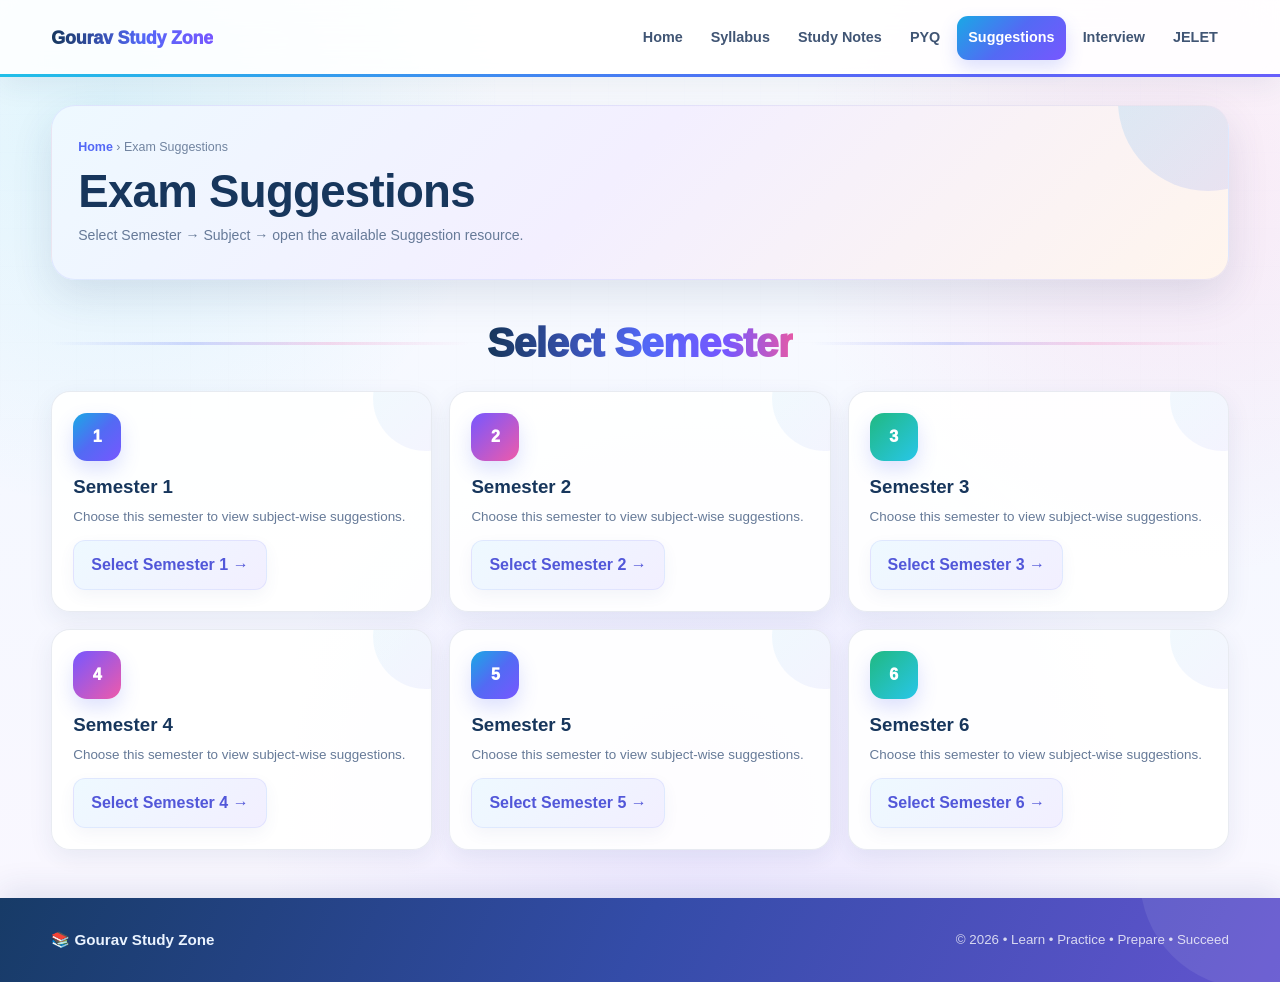
<file: suggestions.html>
<!DOCTYPE html>
<html lang="en">
<head>
<meta charset="UTF-8">
<meta name="viewport" content="width=device-width,initial-scale=1">
<meta name="theme-color" content="#6d5dfc">
<title>Exam Suggestions | Gourav Study Zone</title>
<link rel="stylesheet" href="style.css">
</head>
<body>
<header class="site-header">
  <div class="container nav">
    <a class="brand" href="index.html"><span>Gourav Study Zone</span></a>
    <button class="menu-btn" aria-label="Open menu">☰</button>
    <nav class="nav-links"><a class="" href="index.html">Home</a>
<a class="" href="syllabus.html">Syllabus</a>
<a class="" href="study-notes.html">Study Notes</a>
<a class="" href="pyq.html">PYQ</a>
<a class="active" href="suggestions.html">Suggestions</a>
<a class="" href="interview.html">Interview</a>
<a class="" href="jelet.html">JELET</a></nav>
  </div>
</header>
<main class="container">

<section class="page-hero">
  <div class="crumbs"><a href="index.html">Home</a> › Exam Suggestions</div>
  <h1 id="dynamicTitle">Exam Suggestions</h1>
  <p>Select Semester → Subject → open the available Suggestion resource.</p>
</section>

<div id="semesterSelector">
  <div class="section-heading"><h2>Select Semester</h2></div>
  <section class="semester-grid" id="semesterGrid"></section>
</div>

<a id="backToSemesters" class="btn btn-soft hidden" href="suggestions.html">← Change Semester</a>

<div id="resourceArea" class="hidden">
  <div class="section-heading"><h2>Subjects & Resources</h2></div>
  <div class="toolbar">
    <input id="resourceSearch" class="search hidden" type="search" placeholder="Search subject...">
  </div>
  <section class="resource-grid" id="resourceGrid"></section>
</div>

</main>
<footer class="site-footer">
  <div class="container footer-inner">
    <strong>📚 Gourav Study Zone</strong>
    <small>© <span data-year></span> • Learn • Practice • Prepare • Succeed</small>
  </div>
</footer>
<script src="data.js"></script>
<script src="script.js"></script>
<script>
renderSemesterSelector("semesterGrid","suggestions.html","Choose this semester to view subject-wise suggestions.");
renderSubjectResources("suggestions","Exam Suggestions");
</script>
</body>
</html>
</file>
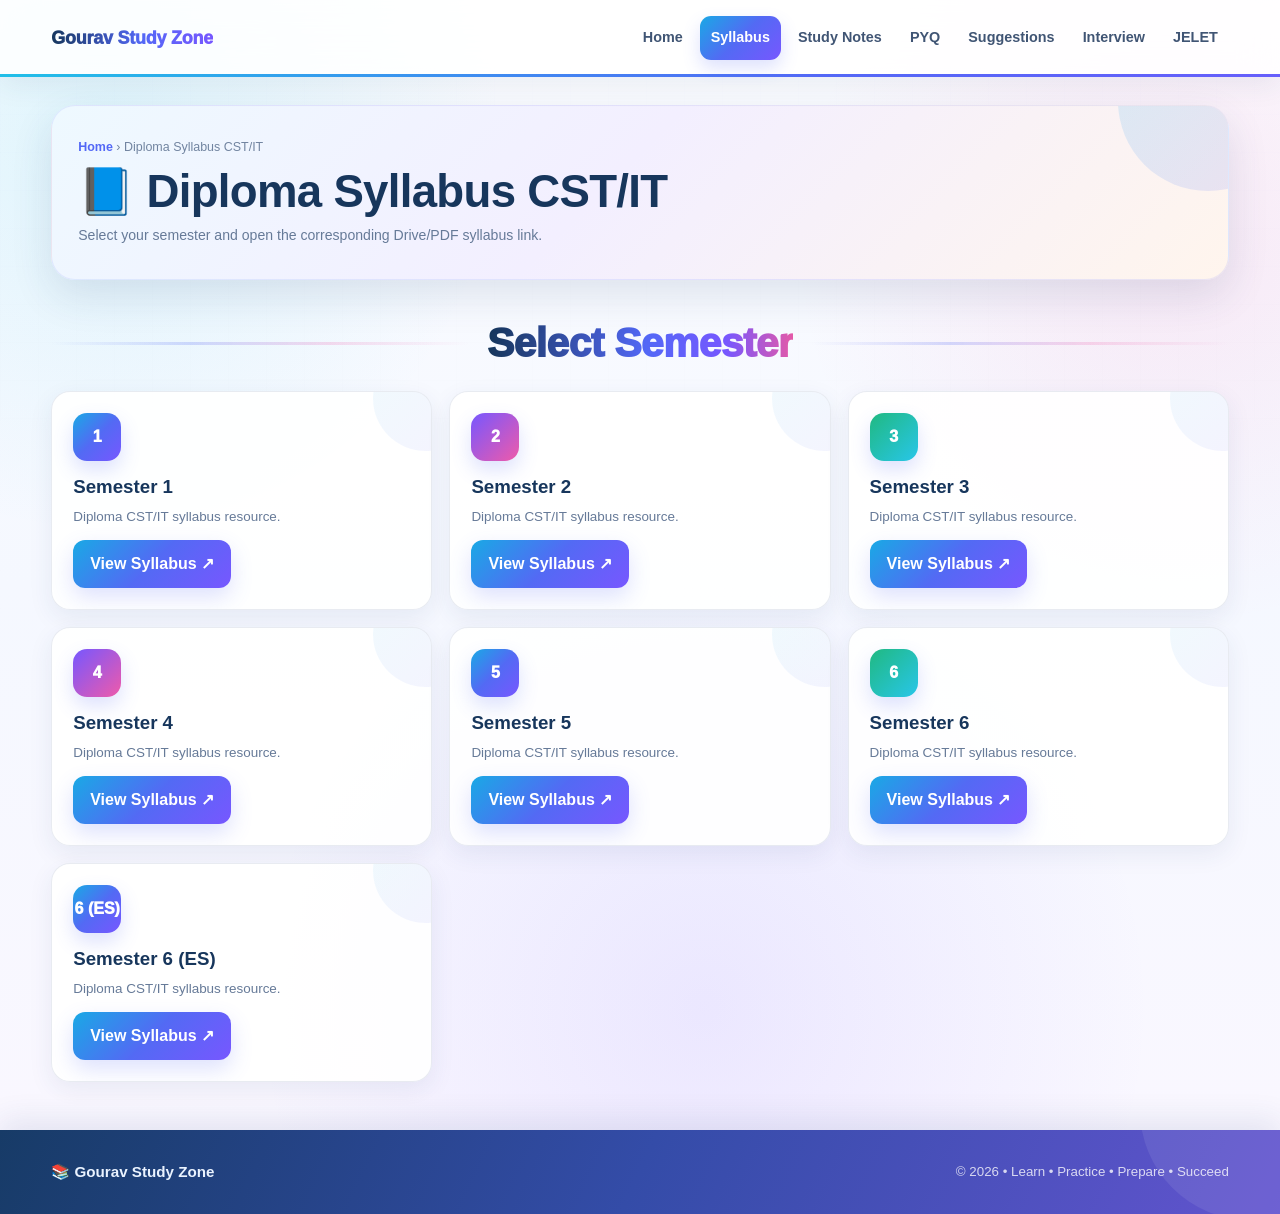
<file: syllabus.html>
<!DOCTYPE html>
<html lang="en">
<head>
<meta charset="UTF-8">
<meta name="viewport" content="width=device-width,initial-scale=1">
<meta name="theme-color" content="#6d5dfc">
<title>Diploma Syllabus CST/IT | Gourav Study Zone</title>
<link rel="stylesheet" href="style.css">
</head>
<body>
<header class="site-header">
  <div class="container nav">
    <a class="brand" href="index.html"><span>Gourav Study Zone</span></a>
    <button class="menu-btn" aria-label="Open menu">☰</button>
    <nav class="nav-links"><a class="" href="index.html">Home</a>
<a class="active" href="syllabus.html">Syllabus</a>
<a class="" href="study-notes.html">Study Notes</a>
<a class="" href="pyq.html">PYQ</a>
<a class="" href="suggestions.html">Suggestions</a>
<a class="" href="interview.html">Interview</a>
<a class="" href="jelet.html">JELET</a></nav>
  </div>
</header>
<main class="container">

<section class="page-hero">
  <div class="crumbs"><a href="index.html">Home</a> › Diploma Syllabus CST/IT</div>
  <h1>📘 Diploma Syllabus CST/IT</h1>
  <p>Select your semester and open the corresponding Drive/PDF syllabus link.</p>
</section>

<div class="section-heading"><h2>Select Semester</h2></div>
<section class="semester-grid" id="syllabusGrid"></section>

</main>
<footer class="site-footer">
  <div class="container footer-inner">
    <strong>📚 Gourav Study Zone</strong>
    <small>© <span data-year></span> • Learn • Practice • Prepare • Succeed</small>
  </div>
</footer>
<script src="data.js"></script>
<script src="script.js"></script>
<script>renderSyllabus();</script>
</body>
</html>
</file>
<file: style.css>
/* =========================================================
   GOURAV STUDY ZONE — COLORFUL PREMIUM BRAND THEME
   One visual system for every page
========================================================= */

:root{
  --ink:#173154;
  --ink-2:#28476e;
  --muted:#667a98;
  --bg:#f7f9ff;
  --surface:rgba(255,255,255,.88);
  --surface-solid:#fff;
  --border:rgba(91,111,157,.14);

  --blue:#188ee8;
  --cyan:#28c6e9;
  --indigo:#5368f6;
  --purple:#7657ff;
  --pink:#f15aaa;
  --orange:#ff8d4d;
  --yellow:#ffbf3f;
  --green:#20b981;

  --grad-main:linear-gradient(125deg,#168fe6 0%,#5269f2 35%,#7657ff 66%,#eb5ba7 100%);
  --grad-cool:linear-gradient(135deg,#19a9e5,#536af4,#7757ff);
  --grad-warm:linear-gradient(135deg,#ff9b50,#ff6b86,#ed5ab1);
  --grad-soft:linear-gradient(135deg,#eef9ff 0%,#f3efff 47%,#fff5ed 100%);
  --grad-mint:linear-gradient(135deg,#e8fff7,#eaf9ff,#f3efff);

  --shadow-sm:0 8px 24px rgba(36,62,110,.08);
  --shadow:0 16px 42px rgba(36,62,110,.12);
  --shadow-hover:0 22px 52px rgba(45,73,135,.18);
}

*{box-sizing:border-box}
html{scroll-behavior:smooth}
body{
  margin:0;
  min-height:100vh;
  color:var(--ink);
  font-family:Inter,"Segoe UI",Arial,Helvetica,sans-serif;
  line-height:1.6;
  overflow-x:hidden;
  background:
    radial-gradient(circle at 8% 11%,rgba(40,198,233,.13),transparent 25rem),
    radial-gradient(circle at 92% 20%,rgba(241,90,170,.11),transparent 24rem),
    radial-gradient(circle at 55% 83%,rgba(118,87,255,.10),transparent 28rem),
    linear-gradient(180deg,#fbfcff 0%,#f5f8ff 48%,#faf7ff 100%);
}
body::before{
  content:"";
  position:fixed;
  inset:0;
  pointer-events:none;
  z-index:-1;
  opacity:.28;
  background-image:
    linear-gradient(rgba(69,103,180,.045) 1px,transparent 1px),
    linear-gradient(90deg,rgba(69,103,180,.045) 1px,transparent 1px);
  background-size:38px 38px;
  mask-image:linear-gradient(to bottom,rgba(0,0,0,.65),transparent 92%);
}

img{max-width:100%;display:block}
a{color:inherit}
button,input{font:inherit}
.container{width:min(1180px,92%);margin-inline:auto}
.hidden{display:none!important}

/* =========================================================
   HEADER — glassy, branded, colorful but clean
========================================================= */
.site-header{
  position:sticky;
  top:0;
  z-index:1000;
  background:rgba(255,255,255,.84);
  border-bottom:1px solid rgba(88,107,155,.10);
  backdrop-filter:blur(18px) saturate(1.25);
  -webkit-backdrop-filter:blur(18px) saturate(1.25);
  box-shadow:0 8px 28px rgba(38,62,105,.08);
}
.site-header::after{
  content:"";
  position:absolute;
  left:0;right:0;bottom:-1px;
  height:3px;
  background:linear-gradient(90deg,#20bfe8,#5368f6,#7657ff,#ef5ba9,#ff9b50,#20bfe8);
  background-size:320% 100%;
  animation:brandLine 8s linear infinite;
}
@keyframes brandLine{to{background-position:320% 0}}

.nav{
  min-height:76px;
  display:flex;
  align-items:center;
  justify-content:space-between;
  gap:24px;
}
.brand{
  position:relative;
  display:flex;
  align-items:center;
  gap:0;
  text-decoration:none;
  font-weight:950;
  font-size:1.12rem;
  letter-spacing:-.2px;
  background:linear-gradient(90deg,#16375d,#5368f6 56%,#7657ff);
  -webkit-background-clip:text;
  background-clip:text;
  color:transparent;
  transition:transform .25s ease,filter .25s ease;
}
.brand:hover{transform:translateY(-1px);filter:saturate(1.25)}
.brand-logo{display:none!important}

.nav-links{display:flex;align-items:center;gap:6px}
.nav-links a{
  position:relative;
  padding:10px 11px;
  border-radius:11px;
  color:#405574;
  text-decoration:none;
  font-size:.90rem;
  font-weight:800;
  transition:color .22s ease,background .22s ease,transform .22s ease;
}
.nav-links a:hover{
  color:#4f56df;
  background:linear-gradient(135deg,rgba(40,198,233,.08),rgba(118,87,255,.09));
  transform:translateY(-2px);
}
.nav-links a.active{
  color:#fff;
  background:var(--grad-cool);
  box-shadow:0 8px 18px rgba(83,104,246,.20);
}
.menu-btn{
  display:none;
  width:44px;height:44px;
  align-items:center;justify-content:center;
  border:0;border-radius:13px;
  color:#fff;
  background:var(--grad-cool);
  box-shadow:0 8px 20px rgba(83,104,246,.22);
  cursor:pointer;
}

/* =========================================================
   HOME HERO — branded colorful flagship
========================================================= */
.hero{
  position:relative;
  isolation:isolate;
  overflow:hidden;
  margin:30px auto 16px;
  padding:44px 28px 40px;
  border-radius:30px;
  color:#fff;
  text-align:center;
  background:var(--grad-main);
  background-size:260% 260%;
  animation:heroMesh 11s ease infinite;
  box-shadow:0 24px 60px rgba(72,82,200,.23),inset 0 1px 0 rgba(255,255,255,.25);
}
@keyframes heroMesh{
  0%{background-position:0% 50%}
  50%{background-position:100% 50%}
  100%{background-position:0% 50%}
}
.hero::before,.hero::after{
  content:"";
  position:absolute;
  border-radius:50%;
  z-index:-1;
  animation:orbFloat 7s ease-in-out infinite;
}
.hero::before{
  width:260px;height:260px;
  left:-110px;top:-135px;
  background:rgba(255,255,255,.14);
  box-shadow:0 0 60px rgba(255,255,255,.10);
}
.hero::after{
  width:330px;height:330px;
  right:-150px;bottom:-200px;
  background:rgba(255,220,246,.13);
  animation-delay:-2.5s;
}
@keyframes orbFloat{50%{transform:translate(16px,10px) scale(1.05)}}
.hero-inner{position:relative;z-index:2;max-width:940px;margin:auto}
.hero-badge{
  display:inline-flex;
  align-items:center;
  gap:7px;
  padding:7px 15px;
  border-radius:999px;
  border:1px solid rgba(255,255,255,.32);
  background:rgba(255,255,255,.14);
  backdrop-filter:blur(10px);
  font-size:.72rem;
  font-weight:900;
  letter-spacing:.09em;
  box-shadow:0 8px 22px rgba(40,31,109,.13);
}
.hero h1{
  margin:14px 0 5px;
  font-size:clamp(2.35rem,5vw,4rem);
  line-height:1.03;
  font-weight:950;
  letter-spacing:-1.3px;
  text-shadow:0 8px 24px rgba(31,36,120,.18);
}
.hero .lead{margin:0 0 8px;font-size:clamp(1rem,2vw,1.24rem);font-weight:760;color:rgba(255,255,255,.96)}
.hero .desc{max-width:780px;margin:0 auto 18px;color:rgba(255,255,255,.88);font-size:.92rem;line-height:1.7}
.hero-highlights{display:flex;justify-content:center;gap:10px;flex-wrap:wrap}
.hero-highlights span{
  padding:7px 12px;
  border-radius:999px;
  background:rgba(255,255,255,.12);
  border:1px solid rgba(255,255,255,.20);
  color:#fff;
  font-size:.76rem;
  font-weight:800;
  backdrop-filter:blur(8px);
  transition:transform .25s ease,background .25s ease;
}
.hero-highlights span:hover{transform:translateY(-3px);background:rgba(255,255,255,.19)}

/* =========================================================
   BUTTONS
========================================================= */
.btn,.books-home-btn{
  display:inline-flex;
  align-items:center;
  justify-content:center;
  gap:8px;
  padding:11px 17px;
  border:0;
  border-radius:12px;
  text-decoration:none;
  font-weight:850;
  cursor:pointer;
  transition:transform .25s ease,box-shadow .25s ease,filter .25s ease;
}
.btn:hover,.books-home-btn:hover{transform:translateY(-3px);filter:saturate(1.10)}
.btn-blue,.btn-primary,.books-home-btn{
  color:#fff;
  background:var(--grad-cool);
  box-shadow:0 9px 22px rgba(83,104,246,.20);
}
.btn-blue:hover,.btn-primary:hover,.books-home-btn:hover{box-shadow:0 14px 28px rgba(83,104,246,.29)}
.btn-soft{
  color:#5257d9;
  background:linear-gradient(135deg,#eef9ff,#f2efff);
  border:1px solid rgba(83,104,246,.10);
  box-shadow:0 6px 16px rgba(65,91,147,.06);
}
.btn-light{background:#fff;color:#5368f6;box-shadow:0 10px 24px rgba(48,50,120,.14)}
.btn-green{background:linear-gradient(135deg,#e8fff6,#e8faff);color:#168a67}

/* =========================================================
   NOTIFICATION
========================================================= */
.notification{
  position:relative;
  display:flex;
  align-items:center;
  gap:12px;
  margin:14px auto 36px;
  padding:12px 15px;
  border-radius:16px;
  border:1px solid rgba(83,104,246,.12);
  background:rgba(255,255,255,.88);
  box-shadow:var(--shadow-sm);
  overflow:hidden;
}
.notification::before{
  content:"";
  position:absolute;
  inset:0 auto 0 0;
  width:5px;
  background:linear-gradient(#28c6e9,#7657ff,#f15aaa);
}
.new-badge{
  flex:0 0 auto;
  padding:6px 11px;
  border-radius:999px;
  color:#fff;
  background:linear-gradient(135deg,#ff6a85,#f15aaa);
  font-size:.68rem;
  font-weight:950;
  box-shadow:0 7px 16px rgba(241,90,170,.22);
}
.ticker{overflow:hidden;white-space:nowrap;flex:1}
.ticker span{display:inline-block;padding-left:100%;font-size:.86rem;font-weight:800;color:#48617f;animation:tickerMove 18s linear infinite}
@keyframes tickerMove{to{transform:translateX(-100%)}}
.notification:hover .ticker span{animation-play-state:paused}

/* =========================================================
   SECTION HEADINGS
========================================================= */
.section-heading{
  display:flex;
  align-items:center;
  gap:18px;
  margin:40px 0 24px;
}
.section-heading::before,.section-heading::after{
  content:"";
  height:3px;
  flex:1;
  border-radius:999px;
  background:linear-gradient(90deg,transparent,rgba(83,104,246,.22),rgba(241,90,170,.20),transparent);
}
.section-heading h2{
  margin:0;
  white-space:nowrap;
  font-size:clamp(1.72rem,3.6vw,2.55rem);
  line-height:1.15;
  font-weight:950;
  letter-spacing:-.6px;
  background:linear-gradient(90deg,#16365a 0%,#5368f6 52%,#7657ff 78%,#e459a8 100%);
  -webkit-background-clip:text;
  background-clip:text;
  color:transparent;
}

/* =========================================================
   SERVICE CARDS — six branded color identities
========================================================= */
.services{
  display:grid;
  grid-template-columns:repeat(3,1fr);
  gap:20px;
  margin-bottom:34px;
}
.service-card{
  --accent1:#5368f6;
  --accent2:#7657ff;
  position:relative;
  overflow:hidden;
  padding:20px 20px 22px;
  text-align:center;
  border-radius:23px;
  border:1px solid var(--border);
  background:rgba(255,255,255,.90);
  box-shadow:var(--shadow);
  transition:transform .30s ease,box-shadow .30s ease,border-color .30s ease;
}
.service-card::before{
  content:"";
  position:absolute;
  left:0;right:0;top:0;
  height:5px;
  background:linear-gradient(90deg,var(--accent1),var(--accent2));
}
.service-card::after{
  content:"";
  position:absolute;
  width:120px;height:120px;
  right:-55px;top:-55px;
  border-radius:50%;
  background:linear-gradient(135deg,var(--accent1),var(--accent2));
  opacity:.06;
  transition:transform .35s ease,opacity .35s ease;
}
.service-card:hover{transform:translateY(-8px);box-shadow:var(--shadow-hover);border-color:rgba(83,104,246,.18)}
.service-card:hover::after{transform:scale(1.25);opacity:.10}
.service-card:nth-child(1){--accent1:#6d5dfc;--accent2:#9a5cff}
.service-card:nth-child(2){--accent1:#169fe6;--accent2:#45c6e8}
.service-card:nth-child(3){--accent1:#ee5aaa;--accent2:#ff7e8d}
.service-card:nth-child(4){--accent1:#20b981;--accent2:#4ed8a8}
.service-card:nth-child(5){--accent1:#ff9b4e;--accent2:#ffbd45}
.service-card:nth-child(6){--accent1:#5368f6;--accent2:#28c6e9}
.service-icon{
  width:112px;
  height:112px;
  object-fit:contain;
  margin:2px auto 5px;
  filter:drop-shadow(0 10px 16px rgba(43,69,130,.12));
  transition:transform .32s cubic-bezier(.2,.8,.2,1);
}
.service-card:hover .service-icon{transform:translateY(-4px) scale(1.06) rotate(-2deg)}
.service-card h3{margin:7px 0 6px;font-size:1.05rem;color:#17365c}
.service-card p{margin:0 0 15px;color:var(--muted);font-size:.86rem;line-height:1.6}

/* =========================================================
   ENGINEERING BOOKS FEATURE BANNER
========================================================= */
.books-home-section{
  position:relative;
  overflow:hidden;
  display:flex;
  align-items:center;
  gap:22px;
  width:100%;
  margin:10px 0 40px;
  padding:23px 26px;
  border-radius:23px;
  background:var(--grad-soft);
  border:1px solid rgba(83,104,246,.10);
  box-shadow:var(--shadow);
  transition:transform .28s ease,box-shadow .28s ease;
}
.books-home-section::before{
  content:"";
  position:absolute;
  inset:0;
  pointer-events:none;
  background:linear-gradient(105deg,transparent 0%,rgba(255,255,255,.5) 42%,transparent 62%);
  transform:translateX(-110%);
  animation:bannerShine 7s ease-in-out infinite;
}
@keyframes bannerShine{55%,100%{transform:translateX(120%)}}
.books-home-section:hover{transform:translateY(-4px);box-shadow:var(--shadow-hover)}
.books-home-icon{
  width:72px;height:72px;
  flex-shrink:0;
  display:grid;place-items:center;
  border-radius:20px;
  color:#fff;
  background:var(--grad-cool);
  font-size:32px;
  box-shadow:0 12px 25px rgba(83,104,246,.23);
}
.books-home-content{position:relative;z-index:2;flex:1}
.books-small-title{display:block;margin-bottom:3px;color:#6857ef;font-size:.72rem;font-weight:950;letter-spacing:.14em}
.books-home-content h2{margin:0 0 4px;color:#17365c;font-size:clamp(1.45rem,3vw,2.05rem);line-height:1.22}
.books-home-content p{margin:0;color:var(--muted);font-size:.88rem}
.books-home-btn{position:relative;z-index:2;flex-shrink:0}

/* =========================================================
   QUICK LINKS — one premium full-width line each
========================================================= */
.quick-links-heading{margin-bottom:8px}
.quick-links-subtitle{text-align:center;margin:-2px 0 20px;color:var(--muted);font-size:.86rem}
.quick-links-grid{display:grid;grid-template-columns:1fr;gap:12px;margin-bottom:38px}
.quick-link-card{
  --q1:#188ee8;
  --q2:#7657ff;
  position:relative;
  overflow:hidden;
  display:flex;
  align-items:center;
  gap:16px;
  min-height:82px;
  padding:13px 17px;
  border-radius:18px;
  text-decoration:none;
  color:inherit;
  background:rgba(255,255,255,.88);
  border:1px solid rgba(83,104,246,.10);
  box-shadow:var(--shadow-sm);
  transition:transform .26s ease,box-shadow .26s ease,border-color .26s ease;
}
.quick-link-card:nth-child(2n){--q1:#7657ff;--q2:#f15aaa}
.quick-link-card:nth-child(3n){--q1:#20b981;--q2:#28c6e9}
.quick-link-card:nth-child(4n){--q1:#ff8d4d;--q2:#f15aaa}
.quick-link-card::before{
  content:"";
  position:absolute;
  inset:0 auto 0 0;
  width:5px;
  background:linear-gradient(var(--q1),var(--q2));
}
.quick-link-card:hover{transform:translateX(5px);box-shadow:var(--shadow);border-color:rgba(83,104,246,.18)}
.quick-link-icon{
  width:50px;height:50px;
  flex-shrink:0;
  display:grid;place-items:center;
  border-radius:14px;
  background:linear-gradient(135deg,color-mix(in srgb,var(--q1) 13%,white),color-mix(in srgb,var(--q2) 12%,white));
  font-size:23px;
  transition:transform .28s ease;
}
.quick-link-card:hover .quick-link-icon{transform:scale(1.08) rotate(-4deg)}
.quick-link-card>div{flex:1;display:flex;align-items:center;justify-content:space-between;gap:16px;position:relative;z-index:2}
.quick-link-card h3{margin:0;color:#17365c;font-size:.94rem;line-height:1.35}
.quick-link-card p{
  flex-shrink:0;
  margin:0;
  padding:8px 12px;
  border-radius:10px;
  color:#fff;
  background:linear-gradient(135deg,var(--q1),var(--q2));
  font-size:.72rem;
  font-weight:850;
  box-shadow:0 7px 15px color-mix(in srgb,var(--q1) 20%,transparent);
}

/* =========================================================
   SOCIAL CHANNELS
========================================================= */
.compact-social{
  margin:26px 0 36px;
  padding:22px;
  border-radius:22px;
  background:linear-gradient(135deg,#f0fbff,#f5f0ff,#fff5f8);
  border:1px solid var(--border);
  box-shadow:var(--shadow);
}
.compact-social-title{text-align:center;margin-bottom:15px}
.compact-social-title h2{margin:0;font-size:1.45rem;color:#17365c}
.compact-social-title p{margin:4px 0 0;color:var(--muted);font-size:.82rem}
.compact-social-grid{display:grid;grid-template-columns:repeat(3,1fr);gap:12px}
.compact-social-card{
  display:flex;align-items:center;gap:11px;
  min-height:70px;padding:11px 13px;
  border-radius:15px;
  background:rgba(255,255,255,.91);
  border:1px solid rgba(68,91,142,.09);
  text-decoration:none;
  box-shadow:0 7px 17px rgba(36,62,110,.06);
  transition:transform .25s ease,box-shadow .25s ease;
}
.compact-social-card:hover{transform:translateY(-4px);box-shadow:0 12px 24px rgba(36,62,110,.12)}
.compact-icon{width:44px;height:44px;flex-shrink:0;display:grid;place-items:center;border-radius:13px}
.compact-icon svg{width:28px;height:28px}
.whatsapp-icon{background:#e9fff1}.telegram-icon{background:#e9f8ff}.youtube-icon{background:#fff0f1}
.whatsapp-card{border-left:4px solid #25d366}.telegram-card{border-left:4px solid #2aabee}.youtube-card{border-left:4px solid #ff3131}
.compact-social-info h3{margin:0 0 2px;font-size:.92rem;color:#17365c}
.compact-social-info span{font-size:.72rem;font-weight:850}
.whatsapp-card span{color:#159b49}.telegram-card span{color:#168bc7}.youtube-card span{color:#dd3030}

/* =========================================================
   HOW IT WORKS + LATEST UPDATES
========================================================= */
.how{display:grid;grid-template-columns:repeat(3,1fr);gap:16px;margin-bottom:42px}
.how-card{
  position:relative;
  overflow:hidden;
  padding:20px;
  border-radius:18px;
  background:rgba(255,255,255,.88);
  border:1px solid var(--border);
  box-shadow:var(--shadow-sm);
  transition:transform .27s ease,box-shadow .27s ease;
}
.how-card::before{content:"";position:absolute;left:0;top:0;bottom:0;width:5px;background:linear-gradient(#28c6e9,#7657ff)}
.how-card:nth-child(2)::before{background:linear-gradient(#7657ff,#f15aaa)}
.how-card:nth-child(3)::before{background:linear-gradient(#20b981,#28c6e9)}
.how-card:hover{transform:translateY(-5px);box-shadow:var(--shadow)}
.how-card strong{display:block;margin-bottom:5px;color:#17365c}
.how-card span{color:var(--muted);font-size:.85rem}

.updates{
  padding:18px;
  margin-bottom:42px;
  border-radius:22px;
  background:linear-gradient(135deg,#fff8eb,#fff,#edf8ff);
  border:1px solid var(--border);
  box-shadow:var(--shadow);
}
.update-item{
  position:relative;
  margin:9px 0;
  padding:12px 14px 12px 18px;
  border-radius:12px;
  background:#fff;
  border:1px solid rgba(74,93,140,.07);
  color:#48617f;
  font-size:.86rem;
  font-weight:700;
  box-shadow:0 5px 13px rgba(36,62,110,.05);
}
.update-item::before{content:"";position:absolute;left:0;top:0;bottom:0;width:5px;border-radius:12px 0 0 12px;background:linear-gradient(#ff9b4e,#f15aaa,#7657ff)}

/* =========================================================
   INNER PAGE HERO
========================================================= */
.page-hero{
  position:relative;
  overflow:hidden;
  margin:28px 0 24px;
  padding:32px 26px;
  border-radius:24px;
  background:var(--grad-soft);
  border:1px solid rgba(83,104,246,.11);
  box-shadow:var(--shadow);
}
.page-hero::after{content:"";position:absolute;width:180px;height:180px;border-radius:50%;right:-70px;top:-95px;background:linear-gradient(135deg,rgba(40,198,233,.16),rgba(118,87,255,.13));animation:pageOrb 6s ease-in-out infinite}
@keyframes pageOrb{50%{transform:translate(-10px,10px) scale(1.08)}}
.page-hero>*{position:relative;z-index:2}
.page-hero .crumbs{font-size:.78rem;color:#7184a0;margin-bottom:8px}
.page-hero .crumbs a{color:#5368f6;text-decoration:none;font-weight:800}
.page-hero h1{margin:0 0 6px;color:#17365c;font-size:clamp(1.85rem,4.4vw,2.85rem);line-height:1.15;letter-spacing:-.7px}
.page-hero p{margin:0;color:var(--muted);font-size:.88rem}

/* =========================================================
   SEMESTER / SUBJECT / RESOURCE CARDS
========================================================= */
.semester-grid{display:grid;grid-template-columns:repeat(3,1fr);gap:17px;margin-bottom:46px}
.semester-card{
  position:relative;
  overflow:hidden;
  padding:21px;
  border-radius:19px;
  background:rgba(255,255,255,.91);
  border:1px solid var(--border);
  box-shadow:var(--shadow-sm);
  transition:transform .28s ease,box-shadow .28s ease;
}
.semester-card::after{content:"";position:absolute;width:105px;height:105px;border-radius:50%;right:-47px;top:-46px;background:linear-gradient(135deg,#28c6e9,#7657ff);opacity:.07}
.semester-card:hover{transform:translateY(-6px);box-shadow:var(--shadow)}
.semester-number{
  display:grid;place-items:center;
  width:48px;height:48px;
  border-radius:14px;
  color:#fff;
  font-size:1rem;
  font-weight:950;
  background:var(--grad-cool);
  box-shadow:0 9px 20px rgba(83,104,246,.20);
}
.semester-card:nth-child(2n) .semester-number{background:linear-gradient(135deg,#7657ff,#ef5aaa)}
.semester-card:nth-child(3n) .semester-number{background:linear-gradient(135deg,#20b981,#28c6e9)}
.semester-card h3{margin:11px 0 4px;color:#17365c}
.semester-card p{margin:0 0 13px;color:var(--muted);font-size:.84rem}

.toolbar{display:flex;justify-content:space-between;align-items:center;gap:12px;flex-wrap:wrap;margin:5px 0 19px}
.search{
  width:min(430px,100%);
  padding:12px 14px;
  outline:0;
  border-radius:13px;
  border:1px solid rgba(83,104,246,.14);
  background:rgba(255,255,255,.92);
  color:var(--ink);
  box-shadow:0 6px 17px rgba(36,62,110,.05);
  transition:border-color .2s ease,box-shadow .2s ease;
}
.search:focus{border-color:#7986ff;box-shadow:0 0 0 4px rgba(83,104,246,.09),0 8px 22px rgba(36,62,110,.07)}
.resource-grid{display:grid;grid-template-columns:repeat(2,1fr);gap:17px;margin-bottom:46px}
.resource-card{
  position:relative;
  overflow:hidden;
  padding:20px;
  border-radius:19px;
  background:rgba(255,255,255,.92);
  border:1px solid var(--border);
  box-shadow:var(--shadow-sm);
  transition:transform .27s ease,box-shadow .27s ease;
}
.resource-card::before{content:"";position:absolute;left:0;top:0;right:0;height:4px;background:linear-gradient(90deg,#28c6e9,#5368f6,#7657ff,#f15aaa)}
.resource-card:hover{transform:translateY(-5px);box-shadow:var(--shadow)}
.resource-card h3{margin:0 0 4px;color:#17365c}
.resource-card .meta,.meta{color:#788aa5;font-size:.80rem;margin-bottom:12px}
.resource-card>p{color:var(--muted);font-size:.86rem}
.link-list{display:grid;gap:9px}
.resource-link{
  display:flex;align-items:center;justify-content:space-between;gap:12px;
  padding:10px 12px;
  border-radius:11px;
  border:1px solid rgba(74,93,140,.10);
  background:linear-gradient(135deg,#fbfdff,#f8f7ff);
  text-decoration:none;
  color:#425d7f;
  font-size:.84rem;
  font-weight:780;
  transition:transform .22s ease,background .22s ease,border-color .22s ease;
}
.resource-link:hover{transform:translateX(4px);background:linear-gradient(135deg,#eef9ff,#f1efff);border-color:rgba(83,104,246,.18)}
.resource-link.disabled{opacity:.58;cursor:not-allowed;transform:none}
.resource-link small{font-weight:850;color:#5368f6}
.empty{grid-column:1/-1;padding:28px;border:1px dashed rgba(83,104,246,.24);background:rgba(255,255,255,.80);border-radius:17px;text-align:center;color:var(--muted)}
/* only single selected resource card uses the full grid width */
.resource-grid>.resource-card:only-child{grid-column:1/-1;width:100%}

/* =========================================================
   BOOK PAGE
========================================================= */
.book-card{display:flex;flex-direction:column;justify-content:space-between;gap:17px}
.book-card-top{display:flex;align-items:flex-start;gap:13px}
.book-icon{width:48px;height:48px;flex-shrink:0;display:grid;place-items:center;border-radius:14px;background:linear-gradient(135deg,#e9f9ff,#f0edff);font-size:25px}
.book-download,.book-disabled{width:100%}
.book-disabled{color:#8492a7;background:#eef1f6;cursor:not-allowed}
#booksGrid{grid-template-columns:repeat(2,1fr)}

/* =========================================================
   INTERVIEW
========================================================= */
.company-grid{display:grid;grid-template-columns:repeat(2,1fr);gap:17px;margin-bottom:46px}
.company-card{
  position:relative;
  overflow:hidden;
  padding:20px;
  border-radius:19px;
  background:rgba(255,255,255,.92);
  border:1px solid var(--border);
  box-shadow:var(--shadow-sm);
  transition:transform .27s ease,box-shadow .27s ease;
}
.company-card::before{content:"";position:absolute;left:0;top:0;right:0;height:4px;background:linear-gradient(90deg,#ff9b4e,#f15aaa,#7657ff)}
.company-card:hover{transform:translateY(-5px);box-shadow:var(--shadow)}
.company-title{display:flex;align-items:center;gap:11px;margin-bottom:11px}
.company-avatar{width:46px;height:46px;display:grid;place-items:center;border-radius:13px;background:linear-gradient(135deg,#fff1e7,#f3efff);font-size:1.35rem}
.company-card h3{margin:0;color:#17365c}.company-card p{margin:2px 0 0;color:var(--muted);font-size:.80rem}

/* =========================================================
   JELET
========================================================= */
.jelet-top{display:grid;grid-template-columns:repeat(2,1fr);gap:17px;margin-bottom:28px}
.jelet-feature{
  position:relative;overflow:hidden;padding:22px;border-radius:20px;
  background:rgba(255,255,255,.92);border:1px solid var(--border);box-shadow:var(--shadow-sm);
  transition:transform .27s ease,box-shadow .27s ease;
}
.jelet-feature:hover{transform:translateY(-5px);box-shadow:var(--shadow)}
.jelet-feature:nth-child(1){background:linear-gradient(135deg,#f1faff,#f4f0ff)}
.jelet-feature:nth-child(2){background:linear-gradient(135deg,#fff6ed,#fff0f8)}
.jelet-feature .big-icon{font-size:2rem}.jelet-feature h3{margin:7px 0 5px;color:#17365c}.jelet-feature p{color:var(--muted);font-size:.84rem}

/* =========================================================
   FOOTER
========================================================= */
.site-footer{
  position:relative;
  overflow:hidden;
  margin-top:48px;
  padding:30px 0;
  color:#eaf3ff;
  background:linear-gradient(115deg,#173b67,#344ca8,#6254cf);
  box-shadow:0 -10px 30px rgba(42,62,120,.10);
}
.site-footer::before{content:"";position:absolute;width:220px;height:220px;border-radius:50%;right:-80px;top:-130px;background:rgba(255,255,255,.08)}
.footer-inner{position:relative;z-index:2;display:flex;align-items:center;justify-content:space-between;gap:20px;flex-wrap:wrap}
.footer-inner strong{font-size:.95rem}.footer-inner small{color:rgba(255,255,255,.78)}

/* =========================================================
   REVEAL ANIMATION (JS adds classes)
========================================================= */
.reveal-item{opacity:0;transform:translateY(20px);transition:opacity .65s ease,transform .65s cubic-bezier(.2,.7,.2,1)}
.reveal-item.is-visible{opacity:1;transform:translateY(0)}

/* reduced motion */
@media (prefers-reduced-motion:reduce){
  *,*::before,*::after{animation-duration:.001ms!important;animation-iteration-count:1!important;scroll-behavior:auto!important;transition-duration:.001ms!important}
  .reveal-item{opacity:1!important;transform:none!important}
}

/* =========================================================
   RESPONSIVE
========================================================= */
@media(max-width:980px){
  .services,.semester-grid{grid-template-columns:repeat(2,1fr)}
  .how{grid-template-columns:1fr}
}

@media(max-width:760px){
  .nav{min-height:68px}
  .brand{font-size:1rem}
  .menu-btn{display:flex}
  .nav-links{
    display:none;
    position:absolute;
    top:calc(100% + 10px);
    left:4%;right:4%;
    flex-direction:column;
    align-items:stretch;
    gap:5px;
    padding:11px;
    border-radius:18px;
    background:rgba(255,255,255,.97);
    border:1px solid rgba(83,104,246,.10);
    box-shadow:0 18px 45px rgba(42,62,120,.20);
    backdrop-filter:blur(18px);
  }
  .nav-links.open{display:flex}
  .nav-links a{width:100%;padding:10px 12px}
  .hero{margin-top:20px;padding:34px 18px 31px;border-radius:23px}
  .hero h1{font-size:clamp(2rem,10vw,3rem)}
  .hero .desc{font-size:.83rem}
  .services,.semester-grid,.resource-grid,.company-grid,.jelet-top,#booksGrid{grid-template-columns:1fr}
  .books-home-section{flex-direction:column;text-align:center;padding:22px 17px}
  .books-home-btn{width:100%}
  .compact-social-grid{grid-template-columns:1fr}
  .quick-link-card>div{gap:10px}
}

@media(max-width:520px){
  .container{width:min(94%,1180px)}
  .section-heading{gap:10px;margin-top:32px}
  .section-heading h2{font-size:1.55rem}
  .service-icon{width:95px;height:95px}
  .page-hero{padding:25px 18px;border-radius:20px}
  .page-hero h1{font-size:1.85rem}
  .quick-link-card{padding:12px 13px;gap:11px;min-height:76px}
  .quick-link-icon{width:44px;height:44px;font-size:20px}
  .quick-link-card>div{flex-direction:column;align-items:flex-start}
  .quick-link-card h3{font-size:.86rem}
  .quick-link-card p{padding:6px 9px;font-size:.66rem}
  .hero-highlights{gap:7px}
  .hero-highlights span{font-size:.68rem;padding:6px 9px}
  .footer-inner{justify-content:center;text-align:center}
}

/* =====================================================
   GOURAV STUDY ZONE
   WEBSITE REVIEW + GOOGLE FORM POPUP
===================================================== */


/* =====================================================
   REVIEW SECTION
===================================================== */

.gsz-review-section{

    width:100%;

    margin:0;

    padding:20px 0;

    box-sizing:border-box;

}


/* =====================================================
   FULL WIDTH REVIEW CARD
===================================================== */

.gsz-review-card{

    position:relative;

    overflow:hidden;

    width:100%;

    max-width:none;

    margin:0;

    padding:65px 35px;

    text-align:center;

    background:
        linear-gradient(
            135deg,
            #ffffff 0%,
            #fafaff 50%,
            #f7fbff 100%
        );

    border:
        1px solid
        rgba(99,102,241,.10);

    border-radius:28px;

    box-shadow:
        0 15px 45px
        rgba(15,23,42,.08);

    box-sizing:border-box;

}


/* Decorative Glow - Right */

.gsz-review-card::before{

    content:"";

    position:absolute;

    width:280px;
    height:280px;

    top:-150px;
    right:-120px;

    border-radius:50%;

    background:
        linear-gradient(
            135deg,
            #6366f1,
            #8b5cf6
        );

    opacity:.08;

    pointer-events:none;

}


/* Decorative Glow - Left */

.gsz-review-card::after{

    content:"";

    position:absolute;

    width:230px;
    height:230px;

    bottom:-140px;
    left:-110px;

    border-radius:50%;

    background:
        linear-gradient(
            135deg,
            #06b6d4,
            #14b8a6
        );

    opacity:.08;

    pointer-events:none;

}


/* =====================================================
   REVIEW ICON
===================================================== */

.gsz-review-icon{

    position:relative;

    z-index:2;

    display:flex;

    align-items:center;
    justify-content:center;

    width:70px;
    height:70px;

    margin:
        0 auto 15px;

    font-size:32px;

    border-radius:22px;

    background:
        linear-gradient(
            135deg,
            #eef2ff,
            #ecfeff
        );

    box-shadow:
        0 10px 28px
        rgba(99,102,241,.15);

    animation:
        gszIconFloat
        3s ease-in-out infinite;

}


@keyframes gszIconFloat{

    0%,
    100%{
        transform:
            translateY(0);
    }

    50%{
        transform:
            translateY(-7px);
    }

}


/* =====================================================
   BADGE
===================================================== */

.gsz-review-badge{

    position:relative;

    z-index:2;

    display:inline-block;

    padding:
        8px 17px;

    margin-bottom:18px;

    border-radius:30px;

    background:#eef2ff;

    color:#4f46e5;

    font-size:14px;

    font-weight:700;

}


/* =====================================================
   HEADING
===================================================== */

.gsz-review-card h2{

    position:relative;

    z-index:2;

    margin:
        8px 0 18px;

    color:#17345c;

    font-size:
        clamp(
            28px,
            4vw,
            48px
        );

    line-height:1.2;

    font-weight:800;

}


/* =====================================================
   DESCRIPTION
===================================================== */

.gsz-review-description{

    position:relative;

    z-index:2;

    width:100%;

    max-width:850px;

    margin:
        0 auto;

    color:#64748b;

    font-size:
        clamp(
            15px,
            2vw,
            19px
        );

    line-height:1.7;

}


/* =====================================================
   ANIMATED STARS
===================================================== */

.gsz-stars{

    position:relative;

    z-index:2;

    display:flex;

    align-items:center;
    justify-content:center;

    gap:8px;

    margin:
        30px 0 18px;

}


.gsz-stars span{

    display:inline-block;

    color:#fbbf24;

    font-size:
        clamp(
            32px,
            5vw,
            45px
        );

    text-shadow:
        0 5px 14px
        rgba(245,158,11,.25);

    animation:
        gszStarAnimation
        2s ease-in-out infinite;

}


.gsz-stars span:nth-child(1){
    animation-delay:0s;
}

.gsz-stars span:nth-child(2){
    animation-delay:.12s;
}

.gsz-stars span:nth-child(3){
    animation-delay:.24s;
}

.gsz-stars span:nth-child(4){
    animation-delay:.36s;
}

.gsz-stars span:nth-child(5){
    animation-delay:.48s;
}


@keyframes gszStarAnimation{

    0%,
    100%{

        transform:
            translateY(0)
            scale(1);

    }

    50%{

        transform:
            translateY(-7px)
            scale(1.08);

    }

}


/* =====================================================
   SMALL TEXT
===================================================== */

.gsz-small-text{

    position:relative;

    z-index:2;

    margin:
        0 0 25px;

    color:#475569;

    font-size:
        clamp(
            14px,
            2vw,
            16px
        );

}


/* =====================================================
   GIVE FEEDBACK BUTTON
===================================================== */

.gsz-feedback-btn{

    position:relative;

    z-index:2;

    display:inline-flex;

    align-items:center;
    justify-content:center;

    gap:8px;

    padding:
        15px 30px;

    border:0;

    border-radius:15px;

    cursor:pointer;

    color:white;

    font-size:16px;

    font-weight:700;

    background:
        linear-gradient(
            135deg,
            #4f46e5,
            #7c3aed,
            #06b6d4
        );

    background-size:
        200% 200%;

    box-shadow:
        0 12px 28px
        rgba(79,70,229,.28);

    transition:
        transform .3s ease,
        box-shadow .3s ease;

    animation:
        gszButtonGradient
        5s ease infinite;

}


@keyframes gszButtonGradient{

    0%{
        background-position:
            0% 50%;
    }

    50%{
        background-position:
            100% 50%;
    }

    100%{
        background-position:
            0% 50%;
    }

}


.gsz-feedback-btn:hover{

    transform:
        translateY(-4px);

    box-shadow:
        0 18px 36px
        rgba(79,70,229,.35);

}


.gsz-feedback-btn:active{

    transform:
        scale(.97);

}


/* =====================================================
   GOOGLE FORM MODAL
===================================================== */

.gsz-modal{

    position:fixed;

    inset:0;

    z-index:999999;

    display:flex;

    align-items:center;
    justify-content:center;

    padding:15px;

    opacity:0;

    visibility:hidden;

    transition:
        opacity .3s ease,
        visibility .3s ease;

}


/* Modal Active */

.gsz-modal.active{

    opacity:1;

    visibility:visible;

}


/* =====================================================
   DARK OVERLAY
===================================================== */

.gsz-modal-overlay{

    position:absolute;

    inset:0;

    background:
        rgba(15,23,42,.76);

    backdrop-filter:
        blur(7px);

}


/* =====================================================
   MODAL BOX
===================================================== */

.gsz-modal-box{

    position:relative;

    z-index:2;

    width:100%;

    max-width:900px;

    height:94vh;

    max-height:94vh;

    display:flex;

    flex-direction:column;

    overflow:hidden;

    background:#ffffff;

    border-radius:24px;

    box-shadow:
        0 30px 100px
        rgba(0,0,0,.38);

    transform:
        translateY(30px)
        scale(.96);

    transition:
        transform .35s
        cubic-bezier(
            .2,
            .8,
            .2,
            1
        );

}


/* Open Animation */

.gsz-modal.active
.gsz-modal-box{

    transform:
        translateY(0)
        scale(1);

}


/* =====================================================
   MODAL HEADER
===================================================== */

.gsz-modal-header{

    flex-shrink:0;

    display:flex;

    align-items:center;

    justify-content:
        space-between;

    gap:15px;

    padding:
        17px 22px;

    border-bottom:
        1px solid #e2e8f0;

    background:
        linear-gradient(
            135deg,
            #f8fafc,
            #eef2ff
        );

}


.gsz-modal-label{

    display:block;

    margin-bottom:3px;

    color:#6366f1;

    font-size:12px;

    font-weight:700;

}


.gsz-modal-header h3{

    margin:0;

    color:#172033;

    font-size:
        clamp(
            19px,
            3vw,
            25px
        );

}


/* =====================================================
   CLOSE BUTTON
===================================================== */

.gsz-close-btn{

    flex-shrink:0;

    display:flex;

    align-items:center;
    justify-content:center;

    width:43px;
    height:43px;

    padding:0;

    border:0;

    border-radius:50%;

    cursor:pointer;

    background:#ffffff;

    color:#475569;

    font-size:28px;

    line-height:1;

    box-shadow:
        0 5px 18px
        rgba(15,23,42,.12);

    transition:
        all .25s ease;

}


.gsz-close-btn:hover{

    color:white;

    background:#ef4444;

    transform:
        rotate(90deg);

}


/* =====================================================
   GOOGLE FORM AREA
===================================================== */

.gsz-form-wrapper{

    flex:1;

    width:100%;

    overflow-y:auto;

    overflow-x:hidden;

    background:#f8fafc;

    -webkit-overflow-scrolling:touch;

}


.gsz-form-wrapper iframe{

    display:block;

    width:100%;

    height:2381px;

    border:0;

    background:#f8fafc;

}


/* =====================================================
   STOP MAIN PAGE SCROLL WHEN POPUP IS OPEN
===================================================== */

body.gsz-modal-open{

    overflow:hidden;

}


/* =====================================================
   TABLET
===================================================== */

@media(max-width:768px){

    .gsz-review-section{

        padding:
            15px 0;

    }


    .gsz-review-card{

        padding:
            50px 22px;

        border-radius:24px;

    }


    .gsz-review-description{

        max-width:650px;

    }

}


/* =====================================================
   MOBILE
===================================================== */

@media(max-width:600px){

    .gsz-review-section{

        width:100%;

        padding:
            10px 0;

    }


    .gsz-review-card{

        width:100%;

        max-width:none;

        padding:
            40px 17px;

        border-radius:20px;

    }


    .gsz-review-icon{

        width:60px;

        height:60px;

        font-size:27px;

    }


    .gsz-review-badge{

        font-size:12px;

    }


    .gsz-stars{

        gap:4px;

        margin:
            25px 0 15px;

    }


    .gsz-feedback-btn{

        width:100%;

        max-width:330px;

        padding:
            15px 18px;

    }


    /* Mobile Popup */

    .gsz-modal{

        padding:6px;

    }


    .gsz-modal-box{

        width:100%;

        height:97vh;

        max-height:97vh;

        border-radius:17px;

    }


    .gsz-modal-header{

        padding:
            14px 14px;

    }


    .gsz-close-btn{

        width:39px;

        height:39px;

        font-size:25px;

    }


    .gsz-form-wrapper iframe{

        width:100%;

        height:2381px;

    }

}


/* =====================================================
   REDUCE ANIMATION IF USER PREFERS
===================================================== */

@media(prefers-reduced-motion:reduce){

    .gsz-review-icon,
    .gsz-stars span,
    .gsz-feedback-btn{

        animation:none;

    }

}

/* =========================================
   GOURAV STUDY ZONE - NOTIFICATIONS
========================================= */

.gsz-notification-section{

    width:100%;

    padding:30px 0;

}


.gsz-notification-container{

    width:100%;

    padding:45px 35px;

    background:
        linear-gradient(
            135deg,
            #ffffff,
            #f8faff
        );

    border-radius:28px;

    border:
        1px solid rgba(99,102,241,.10);

    box-shadow:
        0 15px 45px rgba(15,23,42,.08);

}


/* Header */

.gsz-notification-header{

    display:flex;

    align-items:flex-end;

    justify-content:space-between;

    gap:25px;

    margin-bottom:30px;

}


.gsz-notification-label{

    display:inline-block;

    margin-bottom:8px;

    padding:7px 14px;

    border-radius:30px;

    background:#eef2ff;

    color:#4f46e5;

    font-size:13px;

    font-weight:700;

}


.gsz-notification-header h2{

    margin:0 0 8px;

    color:#17345c;

    font-size:
        clamp(27px,4vw,40px);

}


.gsz-notification-header p{

    margin:0;

    color:#64748b;

    line-height:1.6;

}


/* Notification List */

.gsz-notification-list{

    display:flex;

    flex-direction:column;

    gap:13px;

}


/* Single Notification */

.gsz-notification-item{

    position:relative;

    display:flex;

    align-items:center;

    gap:17px;

    padding:18px 20px;

    border-radius:18px;

    background:#ffffff;

    border:
        1px solid #e8edf5;

    transition:.3s ease;

}


.gsz-notification-item:hover{

    transform:
        translateY(-3px);

    box-shadow:
        0 12px 30px
        rgba(15,23,42,.10);

    border-color:
        rgba(99,102,241,.25);

}


/* Icon */

.gsz-notification-icon{

    flex-shrink:0;

    width:50px;
    height:50px;

    display:flex;

    align-items:center;
    justify-content:center;

    border-radius:15px;

    background:
        linear-gradient(
            135deg,
            #eef2ff,
            #ecfeff
        );

    font-size:23px;

}


/* Content */

.gsz-notification-content{

    flex:1;

    min-width:0;

}


.gsz-notification-top{

    display:flex;

    align-items:center;

    gap:8px;

    margin-bottom:5px;

}


.gsz-notification-title{

    margin:0;

    color:#1e293b;

    font-size:16px;

    font-weight:700;

}


.gsz-notification-date{

    margin:5px 0 0;

    color:#94a3b8;

    font-size:13px;

}


/* NEW badge */

.gsz-new-badge{

    display:inline-block;

    padding:4px 8px;

    border-radius:20px;

    color:#ffffff;

    background:
        linear-gradient(
            135deg,
            #ef4444,
            #f97316
        );

    font-size:10px;

    font-weight:800;

    letter-spacing:.5px;

    animation:
        gszNewPulse
        1.5s ease-in-out infinite;

}


@keyframes gszNewPulse{

    0%,
    100%{
        transform:scale(1);
    }

    50%{
        transform:scale(1.08);
    }

}


/* View Button */

.gsz-notification-link{

    flex-shrink:0;

    display:inline-flex;

    align-items:center;

    gap:5px;

    padding:10px 15px;

    border-radius:11px;

    color:#4f46e5;

    background:#eef2ff;

    font-size:13px;

    font-weight:700;

    text-decoration:none;

    transition:.25s ease;

}


.gsz-notification-link:hover{

    color:#ffffff;

    background:#4f46e5;

}


/* View All */

.gsz-view-all-btn{

    border:0;

    padding:12px 20px;

    border-radius:12px;

    cursor:pointer;

    color:white;

    font-weight:700;

    background:
        linear-gradient(
            135deg,
            #4f46e5,
            #7c3aed,
            #06b6d4
        );

}


/* Empty notification */

.gsz-no-notification{

    display:none;

    padding:30px;

    text-align:center;

    color:#64748b;

}


/* =========================================
   MOBILE
========================================= */

@media(max-width:650px){

    .gsz-notification-section{

        padding:15px 0;

    }


    .gsz-notification-container{

        padding:
            32px 16px;

        border-radius:20px;

    }


    .gsz-notification-header{

        align-items:flex-start;

        flex-direction:column;

        gap:15px;

    }


    .gsz-notification-item{

        align-items:flex-start;

        padding:
            15px 14px;

    }


    .gsz-notification-icon{

        width:44px;
        height:44px;

        font-size:20px;

    }


    .gsz-notification-top{

        flex-wrap:wrap;

    }


    .gsz-notification-link{

        padding:
            9px 11px;

    }

}
</file>
